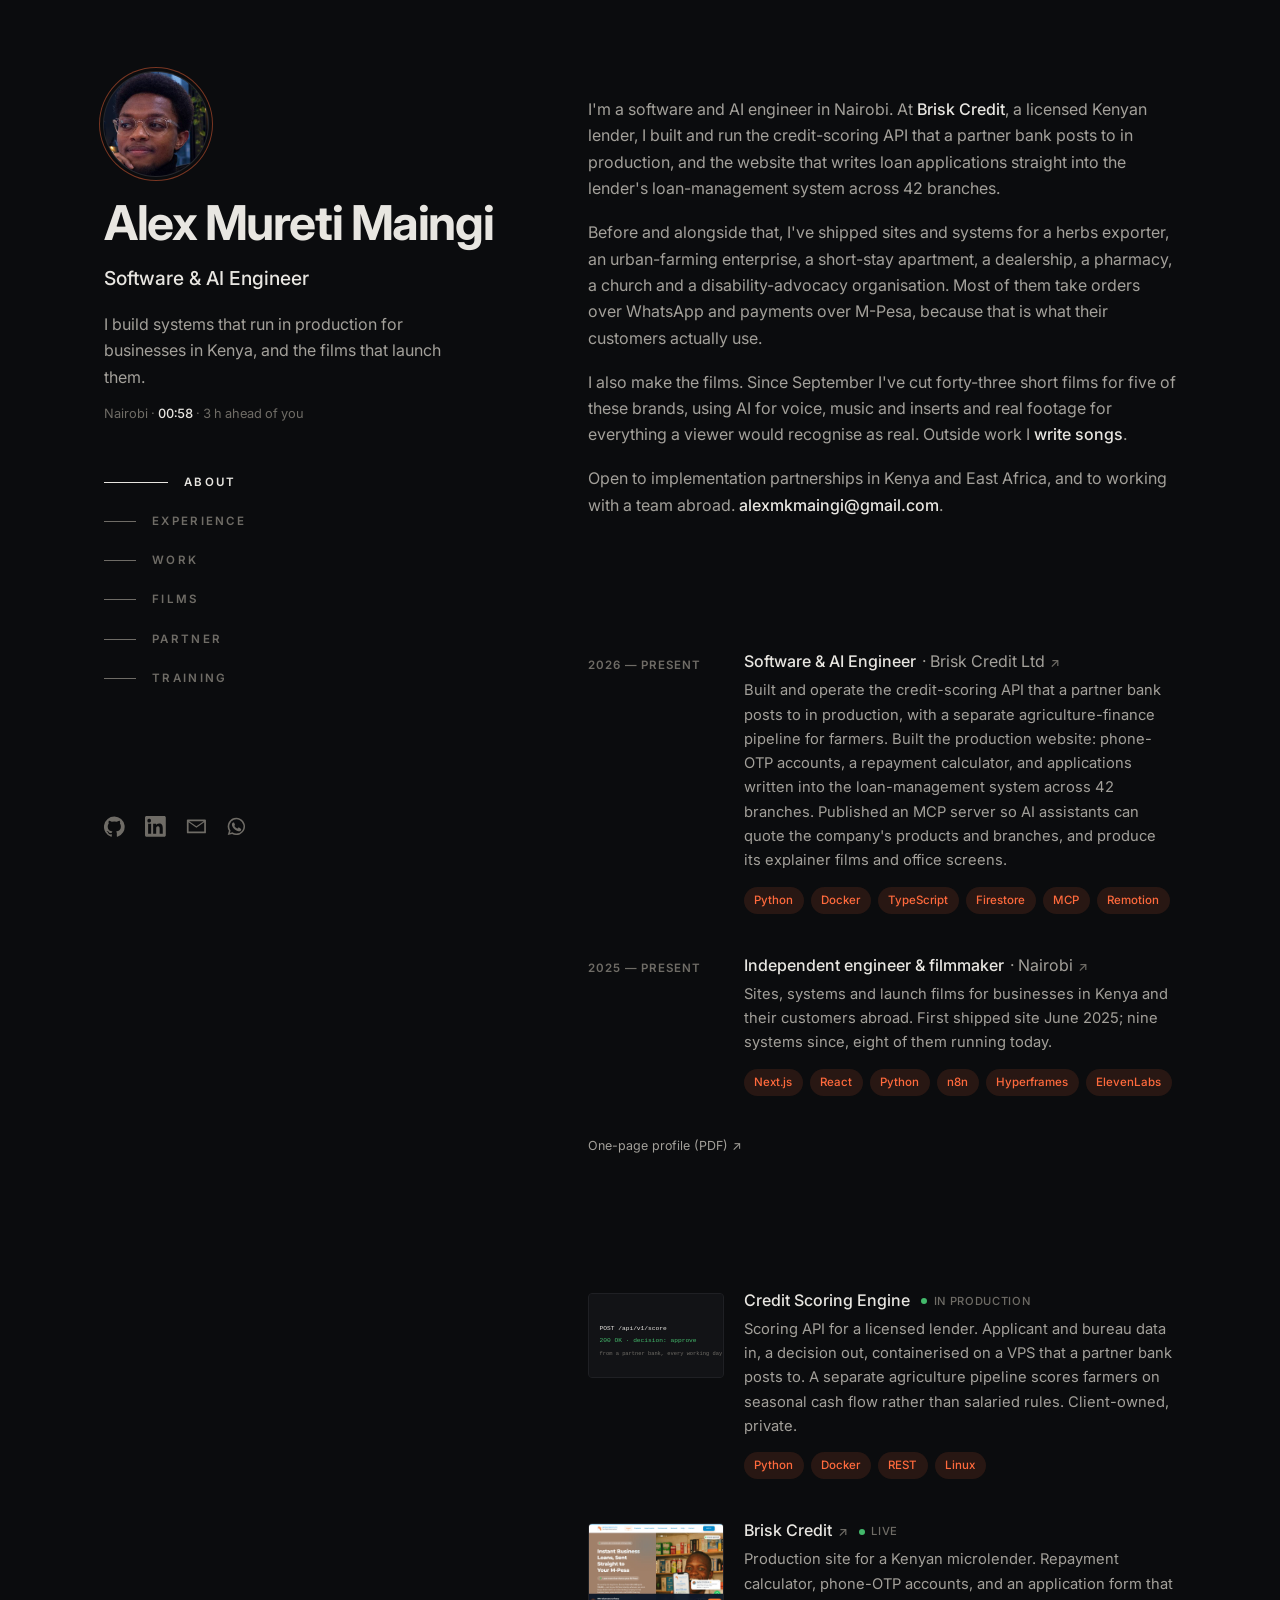
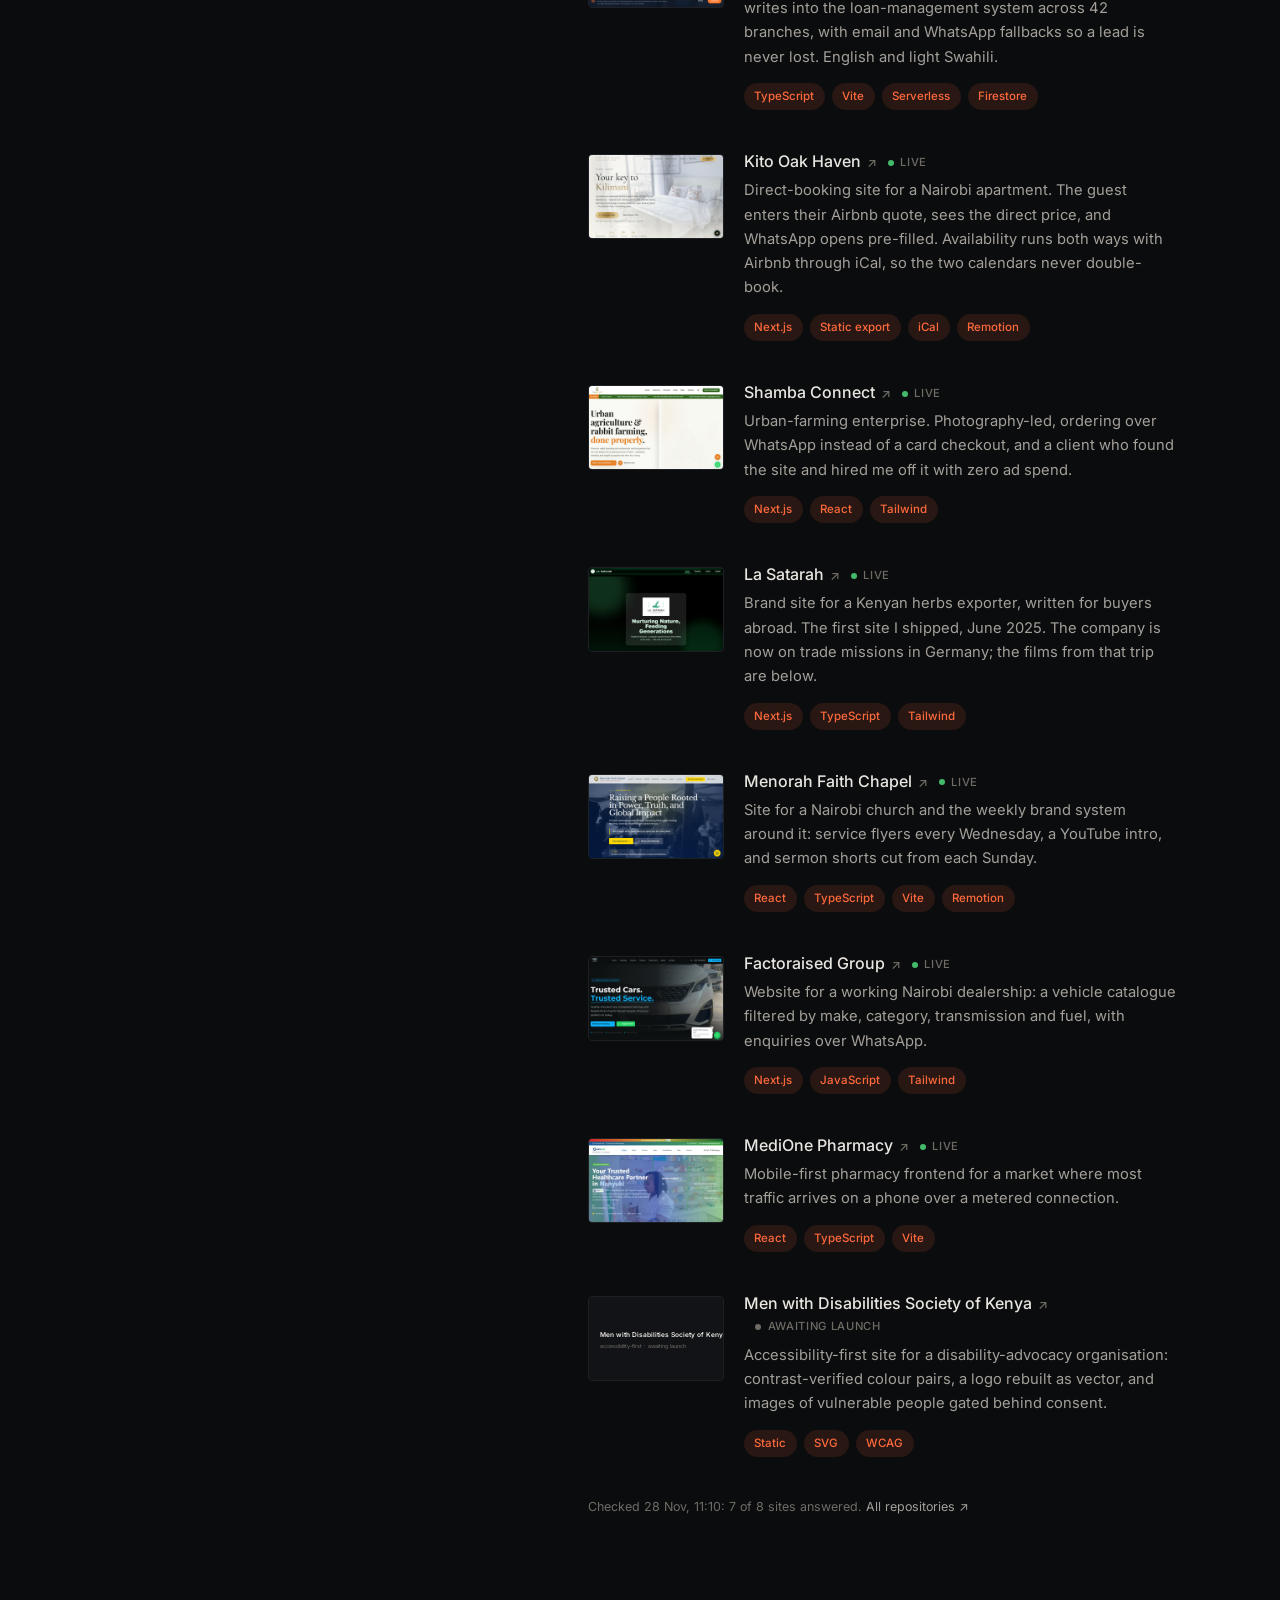
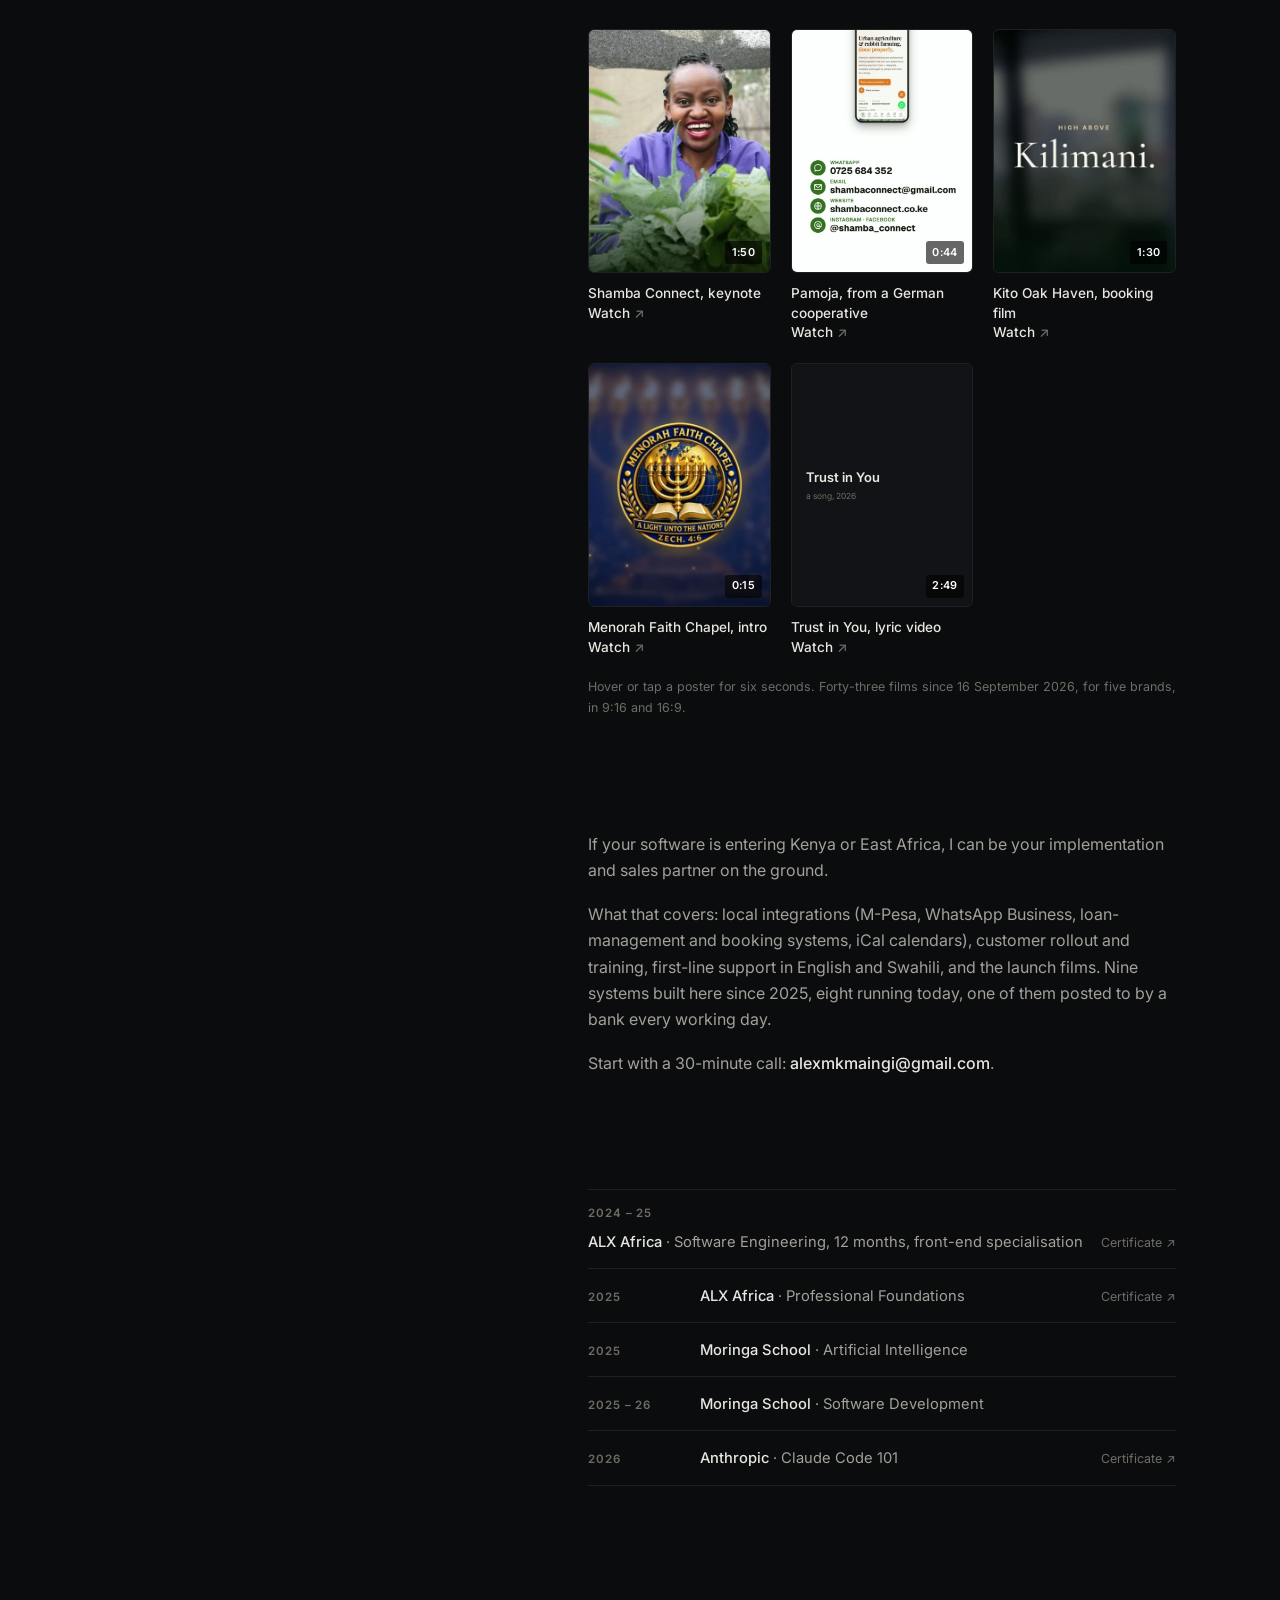
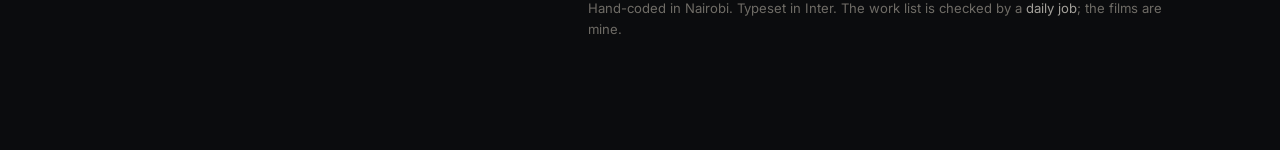
<file: index.html>
<!doctype html>
<html lang="en">
<head>
<meta charset="utf-8">
<meta name="viewport" content="width=device-width,initial-scale=1">
<title>Alex Maingi · Software & AI Engineer</title>
<meta name="description" content="Alex Mureti Maingi is a software and AI engineer in Nairobi. Credit scoring in production for a Kenyan lender, nine systems built, and the films that launch them.">
<meta name="theme-color" content="#0b0c0e">
<link rel="canonical" href="https://alexmureti.github.io/">
<link rel="icon" href="assets/mark-200.png">
<meta property="og:type" content="website">
<meta property="og:title" content="Alex Maingi · Software & AI Engineer">
<meta property="og:description" content="Software and AI engineer in Nairobi. Credit scoring a partner bank posts to in production, nine systems built for businesses in Kenya, and forty-three short films since September 2026.">
<meta property="og:image" content="https://alexmureti.github.io/media/og-2.jpg">
<meta property="og:image:width" content="1200">
<meta property="og:image:height" content="630">
<meta property="og:url" content="https://alexmureti.github.io/">
<meta name="twitter:card" content="summary_large_image">
<link rel="preconnect" href="https://fonts.googleapis.com">
<link rel="preconnect" href="https://fonts.gstatic.com" crossorigin>
<link href="https://fonts.googleapis.com/css2?family=Inter:wght@400;500;600;700&display=swap" rel="stylesheet">
<script type="application/ld+json">
{"@context":"https://schema.org","@type":"Person","name":"Alex Mureti Maingi","jobTitle":"Software & AI Engineer","address":{"@type":"PostalAddress","addressLocality":"Nairobi","addressCountry":"KE"},"email":"mailto:alexmkmaingi@gmail.com","telephone":"+254740180214","url":"https://alexmureti.github.io/","image":"https://alexmureti.github.io/media/alex.jpg","sameAs":["https://github.com/AlexMureti","https://linkedin.com/in/alexmureti"],"worksFor":{"@type":"Organization","name":"Brisk Credit Ltd"}}
</script>
<style>
:root{
  --bg:#0b0c0e;--bg-2:#121316;--text:#a3a09a;--strong:#e8e6e1;--muted:#6f6c66;--line:#1f2024;
  --accent:#ff6a3d;--accent-soft:rgba(255,106,61,.12);
  --font:"Inter",system-ui,-apple-system,"Segoe UI",Roboto,sans-serif;
}
*,*::before,*::after{box-sizing:border-box}
html{scroll-behavior:smooth;-webkit-text-size-adjust:100%}
body{margin:0;background:var(--bg);color:var(--text);font-family:var(--font);font-size:1rem;line-height:1.65;-webkit-font-smoothing:antialiased;text-rendering:optimizeLegibility}
a{color:inherit;text-decoration:none}
img,video{display:block;max-width:100%}
::selection{background:var(--accent);color:#0b0c0e}
:focus-visible{outline:2px solid var(--accent);outline-offset:3px;border-radius:2px}
.sr{position:absolute;width:1px;height:1px;overflow:hidden;clip:rect(0 0 0 0);white-space:nowrap}

.page{max-width:75rem;margin:0 auto;padding:0 1.5rem}
@media(min-width:640px){.page{padding:0 3rem}}
@media(min-width:1024px){.page{display:grid;grid-template-columns:minmax(0,5fr) minmax(0,7fr);gap:4rem;padding:0 4rem}}

/* left column */
.side{padding:4rem 0 2rem}
@media(min-width:1024px){.side{position:sticky;top:0;height:100vh;display:flex;flex-direction:column;justify-content:space-between;padding:4.5rem 0 3.5rem}}
h1{font-size:clamp(2.2rem,5vw,3rem);font-weight:700;letter-spacing:-.03em;line-height:1.05;color:var(--strong);margin:0}
h1 a:hover{color:var(--strong)}
.role{font-size:1.2rem;font-weight:500;color:var(--strong);margin:.9rem 0 0}
.tag{margin:1rem 0 0;max-width:22rem;color:var(--text)}
.avatar{display:block;width:88px;height:88px;border-radius:50%;object-fit:cover;margin:0 0 1.4rem;background:var(--bg-2);box-shadow:0 0 0 1px #26272c,0 0 0 4px var(--bg),0 0 0 5px rgba(255,106,61,.45)}
@media(min-width:1024px){.avatar{width:104px;height:104px}}
.clock{margin:.8rem 0 0;font-size:.8rem;color:var(--muted);font-variant-numeric:tabular-nums}
.clock b{color:var(--strong);font-weight:500}
.nav{display:none;list-style:none;padding:0;margin:4rem 0 0}
@media(min-width:1024px){.nav{display:block}}
.nav li{margin:0 0 .25rem}
.nav a{display:inline-flex;align-items:center;gap:1rem;padding:.55rem 0;font-size:.72rem;font-weight:600;letter-spacing:.2em;text-transform:uppercase;color:var(--muted);transition:color .25s}
.nav a::before{content:"";width:2rem;height:1px;background:var(--muted);transition:width .25s,background .25s}
.nav a:hover,.nav a.active{color:var(--strong)}
.nav a:hover::before,.nav a.active::before{width:4rem;background:var(--strong)}
.social{display:flex;gap:1.25rem;list-style:none;padding:0;margin:2.5rem 0 0}
.social a{display:inline-flex;align-items:center;gap:.45rem;color:var(--muted);font-size:.85rem;font-weight:500;transition:color .25s}
.social a:hover{color:var(--strong)}
.social svg{width:1.3rem;height:1.3rem;fill:currentColor}

/* desktop column height: the side column is sticky and 100vh, so it compacts on shorter screens */
@media(min-width:1024px){.nav{margin-top:2.5rem}.nav a{padding:.45rem 0}}
@media(min-width:1024px) and (max-height:820px){.side{padding:3rem 0 2.5rem}.avatar{width:76px;height:76px;margin-bottom:1rem}.nav{margin-top:1.5rem}.nav a{padding:.3rem 0}}
@media(min-width:1024px) and (max-height:680px){.tag{display:none}}

/* right column */
.main{padding:1rem 0 6rem}
@media(min-width:1024px){.main{padding:6rem 0 6rem}}
section{margin-bottom:5rem;scroll-margin-top:4rem}
@media(min-width:1024px){section{margin-bottom:7rem}}
h2{font-size:.72rem;font-weight:600;letter-spacing:.2em;text-transform:uppercase;color:var(--strong);margin:0 0 1.5rem}
@media(min-width:1024px){h2{position:absolute;left:-9999px}}
.sticky-h{display:none}
@media(max-width:1023px){.sticky-h{display:block;position:sticky;top:0;z-index:5;background:rgba(11,12,14,.8);backdrop-filter:blur(10px);-webkit-backdrop-filter:blur(10px);padding:1rem 0;margin:0 0 1rem}}
.prose p{margin:0 0 1.1rem;max-width:38rem}
.prose a,.row-text a.inline{color:var(--strong);font-weight:500;transition:color .25s}
.prose a:hover,.row-text a.inline:hover{color:var(--accent)}
.prose strong{color:var(--strong);font-weight:500}

/* rows (experience, work) */
.rows{list-style:none;padding:0;margin:0}
.row{position:relative;display:grid;gap:.5rem 1.25rem;grid-template-columns:1fr;padding:1.25rem 0;border-radius:6px;transition:background .3s,box-shadow .3s}
@media(min-width:640px){.row{grid-template-columns:8.5rem minmax(0,1fr);padding:1.25rem}}
@media(min-width:1024px){.row{margin-left:-1.25rem;margin-right:-1.25rem}}
.row:hover,.row:focus-within{background:var(--bg-2);box-shadow:inset 0 1px 0 rgba(255,255,255,.04)}
.row-when{font-size:.72rem;font-weight:600;letter-spacing:.08em;text-transform:uppercase;color:var(--muted);padding-top:.35rem;white-space:nowrap}
.thumb{width:100%;aspect-ratio:16/10;border:1px solid var(--line);border-radius:4px;overflow:hidden;background:var(--bg-2);transition:border-color .3s}
@media(min-width:640px){.thumb{width:8.5rem;aspect-ratio:16/10;margin-top:.25rem}}
.row:hover .thumb{border-color:#3a3b40}
.thumb img,.thumb svg{width:100%;height:100%;object-fit:cover;object-position:top;display:block}
.row-text h3{font-size:1rem;font-weight:500;color:var(--strong);margin:0;line-height:1.4}
.row-text h3 a{display:inline-flex;align-items:baseline;gap:.35rem;transition:color .25s}
.row-text h3 a::after{content:"↗";font-size:.8em;transform:translateY(0);transition:transform .25s;color:var(--muted)}
.row:hover .row-text h3 a{color:var(--accent)}
.row:hover .row-text h3 a::after{transform:translate(2px,-2px);color:var(--accent)}
.row-text h3 .sub{color:var(--text);font-weight:400}
.row-text p{margin:.35rem 0 0;font-size:.92rem;max-width:36rem}
.chips{display:flex;flex-wrap:wrap;gap:.45rem;margin:.9rem 0 0;list-style:none;padding:0}
.chips li{font-size:.72rem;font-weight:500;color:var(--accent);background:var(--accent-soft);padding:.25rem .65rem;border-radius:999px}
.st{display:inline-flex;align-items:center;gap:.4rem;font-size:.7rem;font-weight:500;letter-spacing:.06em;text-transform:uppercase;color:var(--muted);margin-left:.7rem;vertical-align:middle}
.st i{width:6px;height:6px;border-radius:50%;background:#43b96b;display:inline-block}
.st.off i{background:var(--muted)}
.foot-note{font-size:.78rem;color:var(--muted);margin:1.25rem 0 0}
.foot-note a{color:var(--text)}.foot-note a:hover{color:var(--accent)}

/* films */
.films{display:grid;gap:1.25rem;grid-template-columns:repeat(2,minmax(0,1fr));list-style:none;padding:0;margin:0}
@media(min-width:640px){.films{grid-template-columns:repeat(3,minmax(0,1fr))}}
.film{margin:0}
.frame{position:relative;aspect-ratio:3/4;overflow:hidden;border-radius:6px;border:1px solid var(--line);background:var(--bg-2)}
.frame img,.frame video,.frame svg{position:absolute;inset:0;width:100%;height:100%;object-fit:cover}
.frame video{opacity:0;transition:opacity .4s}
.film.playing .frame video{opacity:1}
.frame .dur{position:absolute;right:.5rem;bottom:.5rem;font-size:.68rem;font-weight:600;letter-spacing:.04em;color:#fff;background:rgba(0,0,0,.6);padding:.15rem .4rem;border-radius:3px}
.film figcaption{padding:.7rem 0 0;font-size:.85rem;line-height:1.45}
.film figcaption b{display:block;font-weight:500;color:var(--strong)}
.film figcaption a{color:var(--strong);font-weight:500}
.film:hover figcaption a{color:var(--accent)}
.film figcaption a::after{content:" ↗";color:var(--muted)}

/* training */
.edu{list-style:none;padding:0;margin:0;border-top:1px solid var(--line)}
.edu li{display:flex;flex-wrap:wrap;align-items:baseline;gap:.4rem 1rem;padding:.9rem 0;border-bottom:1px solid var(--line);font-size:.92rem}
.edu .y{font-size:.72rem;font-weight:600;letter-spacing:.08em;color:var(--muted);width:6rem;flex:none}
.edu b{font-weight:500;color:var(--strong)}
.edu a{margin-left:auto;font-size:.78rem;color:var(--muted)}.edu a:hover{color:var(--accent)}

footer{font-size:.82rem;color:var(--muted);max-width:36rem;margin-top:1rem}
footer a{color:var(--text)}footer a:hover{color:var(--accent)}

/* film player */
.player{border:0;background:transparent;padding:0;width:min(96vw,64rem);max-width:none}
.player::backdrop{background:rgba(5,5,6,.92)}
.player video{width:100%;max-height:86vh;background:#000;border-radius:6px;outline:none}
.player .close{position:fixed;top:.9rem;right:1.1rem;color:#fff;font-size:2.2rem;line-height:1;opacity:.8}
.player .close:hover{opacity:1}
.player figcaption{color:var(--text);font-size:.85rem;padding:.7rem .2rem 0;display:flex;justify-content:space-between;gap:1rem}
.player figcaption a{color:var(--muted)}.player figcaption a:hover{color:var(--accent)}

.js .reveal{opacity:0;transform:translateY(10px);transition:opacity .6s ease,transform .6s ease}
.js .reveal.in{opacity:1;transform:none}
@media(prefers-reduced-motion:reduce){*{transition:none!important;animation:none!important;scroll-behavior:auto!important}.reveal{opacity:1;transform:none}}
</style>
</head>
<body>
<div class="page">

  <aside class="side">
    <div>
      <img class="avatar" src="media/alex.jpg" alt="Alex Mureti Maingi" width="104" height="104" fetchpriority="high">
      <h1><a href="#top">Alex Mureti Maingi</a></h1>
      <p class="role">Software &amp; AI Engineer</p>
      <p class="tag">I build systems that run in production for businesses in Kenya, and the films that launch them.</p>
      <p class="clock" id="clock">Nairobi, Kenya · EAT (UTC+3)</p>
      <ul class="nav" id="nav">
        <li><a href="#about">About</a></li>
        <li><a href="#experience">Experience</a></li>
        <li><a href="#work">Work</a></li>
        <li><a href="#films">Films</a></li>
        <li><a href="#partner">Partner</a></li>
        <li><a href="#training">Training</a></li>
      </ul>
    </div>
    <ul class="social" aria-label="Contact">
      <li><a href="https://github.com/AlexMureti" target="_blank" rel="noopener" aria-label="GitHub"><svg viewBox="0 0 24 24"><path d="M12 .5a12 12 0 0 0-3.8 23.4c.6.1.8-.3.8-.6v-2.2c-3.3.7-4-1.4-4-1.4-.6-1.4-1.4-1.8-1.4-1.8-1.1-.7.1-.7.1-.7 1.2.1 1.8 1.2 1.8 1.2 1.1 1.8 2.8 1.3 3.5 1 .1-.8.4-1.3.8-1.6-2.7-.3-5.5-1.3-5.5-5.9 0-1.3.5-2.4 1.2-3.2-.1-.3-.5-1.5.1-3.2 0 0 1-.3 3.3 1.2a11.5 11.5 0 0 1 6 0c2.3-1.5 3.3-1.2 3.3-1.2.7 1.7.3 2.9.1 3.2.8.8 1.2 1.9 1.2 3.2 0 4.6-2.8 5.6-5.5 5.9.4.4.8 1.1.8 2.2v3.3c0 .3.2.7.8.6A12 12 0 0 0 12 .5z"/></svg></a></li>
      <li><a href="https://linkedin.com/in/alexmureti" target="_blank" rel="noopener" aria-label="LinkedIn"><svg viewBox="0 0 24 24"><path d="M20.4 20.4h-3.5v-5.6c0-1.3 0-3-1.9-3s-2.1 1.4-2.1 2.9v5.7H9.4V9h3.4v1.6c.5-.9 1.6-1.9 3.4-1.9 3.6 0 4.3 2.4 4.3 5.5v6.2zM5.3 7.4a2.1 2.1 0 1 1 0-4.1 2.1 2.1 0 0 1 0 4.1zM7.1 20.4H3.6V9h3.5v11.4zM22.2 0H1.8C.8 0 0 .8 0 1.7v20.5c0 1 .8 1.8 1.8 1.8h20.4c1 0 1.8-.8 1.8-1.8V1.7C24 .8 23.2 0 22.2 0z"/></svg></a></li>
      <li><a href="mailto:alexmkmaingi@gmail.com" aria-label="Email"><svg viewBox="0 0 24 24"><path d="M2 4h20a1 1 0 0 1 1 1v14a1 1 0 0 1-1 1H2a1 1 0 0 1-1-1V5a1 1 0 0 1 1-1zm1 3.2V18h18V7.2l-9 6.3-9-6.3zM3.6 6l8.4 5.9L20.4 6H3.6z"/></svg></a></li>
      <li><a href="https://wa.me/254740180214" target="_blank" rel="noopener" aria-label="WhatsApp"><svg viewBox="0 0 24 24"><path d="M12 2a10 10 0 0 0-8.6 15.1L2 22l5-1.3A10 10 0 1 0 12 2zm0 18.2a8.2 8.2 0 0 1-4.2-1.2l-.3-.2-3 .8.8-2.9-.2-.3A8.2 8.2 0 1 1 12 20.2zm4.5-6.1c-.2-.1-1.5-.7-1.7-.8-.2-.1-.4-.1-.6.1l-.8 1c-.1.2-.3.2-.5.1a6.7 6.7 0 0 1-3.3-2.9c-.3-.4.2-.4.7-1.3.1-.2 0-.3 0-.5l-.8-1.8c-.2-.5-.4-.4-.6-.4h-.5a1 1 0 0 0-.7.3 3 3 0 0 0-.9 2.2 5.2 5.2 0 0 0 1.1 2.8c.1.2 1.9 2.9 4.6 4 1.7.7 2.4.8 3.2.7.5-.1 1.5-.6 1.7-1.2.2-.6.2-1.1.2-1.2l-.5-.3z"/></svg></a></li>
    </ul>
  </aside>

  <main class="main" id="top">

    <section id="about" class="reveal">
      <h2 class="sticky-h">About</h2>
      <div class="prose">
        <p>I'm a software and AI engineer in Nairobi. At <a href="https://www.brisk-credit.com" target="_blank" rel="noopener">Brisk Credit</a>, a licensed Kenyan lender, I built and run the credit-scoring API that a partner bank posts to in production, and the website that writes loan applications straight into the lender's loan-management system across 42 branches.</p>
        <p>Before and alongside that, I've shipped sites and systems for a herbs exporter, an urban-farming enterprise, a short-stay apartment, a dealership, a pharmacy, a church and a disability-advocacy organisation. Most of them take orders over WhatsApp and payments over M-Pesa, because that is what their customers actually use.</p>
        <p>I also make the films. Since September I've cut forty-three short films for five of these brands, using AI for voice, music and inserts and real footage for everything a viewer would recognise as real. Outside work I <a href="https://github.com/AlexMureti/alexmureti.github.io/releases/download/films-2026-10/trust-in-you-lyric-video.mp4" target="_blank" rel="noopener">write songs</a>.</p>
        <p>Open to implementation partnerships in Kenya and East Africa, and to working with a team abroad. <a href="mailto:alexmkmaingi@gmail.com">alexmkmaingi@gmail.com</a>.</p>
      </div>
    </section>

    <section id="experience" class="reveal">
      <h2 class="sticky-h">Experience</h2>
      <ol class="rows">
        <li class="row">
          <div class="row-when">2026 — Present</div>
          <div class="row-text">
            <h3><a href="https://www.brisk-credit.com" target="_blank" rel="noopener">Software &amp; AI Engineer <span class="sub">· Brisk Credit Ltd</span></a></h3>
            <p>Built and operate the credit-scoring API that a partner bank posts to in production, with a separate agriculture-finance pipeline for farmers. Built the production website: phone-OTP accounts, a repayment calculator, and applications written into the loan-management system across 42 branches. Published an MCP server so AI assistants can quote the company's products and branches, and produce its explainer films and office screens.</p>
            <ul class="chips"><li>Python</li><li>Docker</li><li>TypeScript</li><li>Firestore</li><li>MCP</li><li>Remotion</li></ul>
          </div>
        </li>
        <li class="row">
          <div class="row-when">2025 — Present</div>
          <div class="row-text">
            <h3><a href="#work">Independent engineer &amp; filmmaker <span class="sub">· Nairobi</span></a></h3>
            <p>Sites, systems and launch films for businesses in Kenya and their customers abroad. First shipped site June 2025; nine systems since, eight of them running today.</p>
            <ul class="chips"><li>Next.js</li><li>React</li><li>Python</li><li>n8n</li><li>Hyperframes</li><li>ElevenLabs</li></ul>
          </div>
        </li>
      </ol>
      <p class="foot-note"><a href="Alex-Maingi-Profile.pdf" target="_blank" rel="noopener">One-page profile (PDF) ↗</a></p>
    </section>

    <section id="work" class="reveal">
      <h2 class="sticky-h">Work</h2>
      <ol class="rows">
        <li class="row" data-key="scoring">
          <div class="thumb"><svg viewBox="0 0 320 200" role="img" aria-label="Scoring API"><rect width="320" height="200" fill="#121316"/><text x="24" y="86" fill="#e8e6e1" font-family="ui-monospace,Menlo,monospace" font-size="15">POST /api/v1/score</text><text x="24" y="116" fill="#43b96b" font-family="ui-monospace,Menlo,monospace" font-size="15">200 OK · decision: approve</text><text x="24" y="146" fill="#6f6c66" font-family="ui-monospace,Menlo,monospace" font-size="13">from a partner bank, every working day</text></svg></div>
          <div class="row-text">
            <h3><span style="color:var(--strong)">Credit Scoring Engine</span><span class="st" data-static="1"><i></i>In production</span></h3>
            <p>Scoring API for a licensed lender. Applicant and bureau data in, a decision out, containerised on a VPS that a partner bank posts to. A separate agriculture pipeline scores farmers on seasonal cash flow rather than salaried rules. Client-owned, private.</p>
            <ul class="chips"><li>Python</li><li>Docker</li><li>REST</li><li>Linux</li></ul>
          </div>
        </li>
        <li class="row" data-key="brisk">
          <div class="thumb"><img loading="lazy" src="media/thumbs/brisk.jpg" alt="brisk-credit.com"></div>
          <div class="row-text">
            <h3><a href="https://www.brisk-credit.com" target="_blank" rel="noopener">Brisk Credit</a><span class="st"><i></i>Live</span></h3>
            <p>Production site for a Kenyan microlender. Repayment calculator, phone-OTP accounts, and an application form that writes into the loan-management system across 42 branches, with email and WhatsApp fallbacks so a lead is never lost. English and light Swahili.</p>
            <ul class="chips"><li>TypeScript</li><li>Vite</li><li>Serverless</li><li>Firestore</li></ul>
          </div>
        </li>
        <li class="row" data-key="kito">
          <div class="thumb"><img loading="lazy" src="media/thumbs/kito.jpg" alt="Kito Oak Haven"></div>
          <div class="row-text">
            <h3><a href="https://www.kitooakhaven.com" target="_blank" rel="noopener">Kito Oak Haven</a><span class="st"><i></i>Live</span></h3>
            <p>Direct-booking site for a Nairobi apartment. The guest enters their Airbnb quote, sees the direct price, and WhatsApp opens pre-filled. Availability runs both ways with Airbnb through iCal, so the two calendars never double-book.</p>
            <ul class="chips"><li>Next.js</li><li>Static export</li><li>iCal</li><li>Remotion</li></ul>
          </div>
        </li>
        <li class="row" data-key="shamba">
          <div class="thumb"><img loading="lazy" src="media/thumbs/shamba.jpg" alt="Shamba Connect"></div>
          <div class="row-text">
            <h3><a href="https://shambaconnect.co.ke" target="_blank" rel="noopener">Shamba Connect</a><span class="st"><i></i>Live</span></h3>
            <p>Urban-farming enterprise. Photography-led, ordering over WhatsApp instead of a card checkout, and a client who found the site and hired me off it with zero ad spend.</p>
            <ul class="chips"><li>Next.js</li><li>React</li><li>Tailwind</li></ul>
          </div>
        </li>
        <li class="row" data-key="lasatarah">
          <div class="thumb"><img loading="lazy" src="media/thumbs/lasatarah.jpg" alt="La Satarah"></div>
          <div class="row-text">
            <h3><a href="https://la-satarah-eight.vercel.app" target="_blank" rel="noopener">La Satarah</a><span class="st"><i></i>Live</span></h3>
            <p>Brand site for a Kenyan herbs exporter, written for buyers abroad. The first site I shipped, June 2025. The company is now on trade missions in Germany; the films from that trip are below.</p>
            <ul class="chips"><li>Next.js</li><li>TypeScript</li><li>Tailwind</li></ul>
          </div>
        </li>
        <li class="row" data-key="menorah">
          <div class="thumb"><img loading="lazy" src="media/thumbs/menorah.jpg" alt="Menorah Faith Chapel"></div>
          <div class="row-text">
            <h3><a href="https://menorah-faith-chapel.vercel.app" target="_blank" rel="noopener">Menorah Faith Chapel</a><span class="st"><i></i>Live</span></h3>
            <p>Site for a Nairobi church and the weekly brand system around it: service flyers every Wednesday, a YouTube intro, and sermon shorts cut from each Sunday.</p>
            <ul class="chips"><li>React</li><li>TypeScript</li><li>Vite</li><li>Remotion</li></ul>
          </div>
        </li>
        <li class="row" data-key="factoraised">
          <div class="thumb"><img loading="lazy" src="media/thumbs/factoraised.jpg" alt="Factoraised Group"></div>
          <div class="row-text">
            <h3><a href="https://factoraised-group.vercel.app" target="_blank" rel="noopener">Factoraised Group</a><span class="st"><i></i>Live</span></h3>
            <p>Website for a working Nairobi dealership: a vehicle catalogue filtered by make, category, transmission and fuel, with enquiries over WhatsApp.</p>
            <ul class="chips"><li>Next.js</li><li>JavaScript</li><li>Tailwind</li></ul>
          </div>
        </li>
        <li class="row" data-key="medione">
          <div class="thumb"><img loading="lazy" src="media/thumbs/medione.jpg" alt="MediOne Pharmacy"></div>
          <div class="row-text">
            <h3><a href="https://medi0ne.vercel.app" target="_blank" rel="noopener">MediOne Pharmacy</a><span class="st"><i></i>Live</span></h3>
            <p>Mobile-first pharmacy frontend for a market where most traffic arrives on a phone over a metered connection.</p>
            <ul class="chips"><li>React</li><li>TypeScript</li><li>Vite</li></ul>
          </div>
        </li>
        <li class="row" data-key="mdsk">
          <div class="thumb"><svg viewBox="0 0 320 200" role="img" aria-label="MDSK Kenya"><rect width="320" height="200" fill="#121316"/><text x="24" y="96" fill="#e8e6e1" font-family="Inter,system-ui,sans-serif" font-size="16" font-weight="600">Men with Disabilities Society of Kenya</text><text x="24" y="124" fill="#6f6c66" font-family="Inter,system-ui,sans-serif" font-size="13">accessibility-first · awaiting launch</text></svg></div>
          <div class="row-text">
            <h3><a href="https://github.com/AlexMureti/MDSK_Kenya" target="_blank" rel="noopener">Men with Disabilities Society of Kenya</a><span class="st off"><i></i>Awaiting launch</span></h3>
            <p>Accessibility-first site for a disability-advocacy organisation: contrast-verified colour pairs, a logo rebuilt as vector, and images of vulnerable people gated behind consent.</p>
            <ul class="chips"><li>Static</li><li>SVG</li><li>WCAG</li></ul>
          </div>
        </li>
      </ol>
      <p class="foot-note" id="checked">Status is checked every morning; a dot is green only if the site answered. <a href="https://github.com/AlexMureti?tab=repositories" target="_blank" rel="noopener">All repositories ↗</a></p>
    </section>

    <section id="films" class="reveal">
      <h2 class="sticky-h">Films</h2>
      <ul class="films">
        <li><figure class="film"><div class="frame"><img loading="lazy" src="media/posters/shamba-keynote.jpg" alt=""><video muted loop playsinline preload="none" src="media/teasers/shamba-keynote.mp4"></video><span class="dur">1:50</span></div>
          <figcaption><b>Shamba Connect, keynote</b><a href="https://github.com/AlexMureti/alexmureti.github.io/releases/download/films-2026-10/shamba-connect-keynote.mp4" target="_blank" rel="noopener">Watch</a></figcaption></figure></li>
        <li><figure class="film"><div class="frame"><img loading="lazy" src="media/posters/pamoja.jpg" alt=""><video muted loop playsinline preload="none" src="media/teasers/pamoja.mp4"></video><span class="dur">0:44</span></div>
          <figcaption><b>Pamoja, from a German cooperative</b><a href="https://github.com/AlexMureti/alexmureti.github.io/releases/download/films-2026-10/shamba-connect-pamoja.mp4" target="_blank" rel="noopener">Watch</a></figcaption></figure></li>
        <li><figure class="film"><div class="frame"><img loading="lazy" src="media/posters/kito-film.jpg" alt=""><video muted loop playsinline preload="none" src="media/teasers/kito-film.mp4"></video><span class="dur">1:30</span></div>
          <figcaption><b>Kito Oak Haven, booking film</b><a href="https://github.com/AlexMureti/alexmureti.github.io/releases/download/films-2026-10/kito-oak-haven-booking-film.mp4" target="_blank" rel="noopener">Watch</a></figcaption></figure></li>
        <li><figure class="film"><div class="frame"><img loading="lazy" src="media/posters/menorah-intro.jpg" alt=""><video muted loop playsinline preload="none" src="media/teasers/menorah-intro.mp4"></video><span class="dur">0:15</span></div>
          <figcaption><b>Menorah Faith Chapel, intro</b><a href="https://github.com/AlexMureti/alexmureti.github.io/releases/download/films-2026-10/menorah-faith-chapel-intro.mp4" target="_blank" rel="noopener">Watch</a></figcaption></figure></li>
        <li><figure class="film"><div class="frame"><svg viewBox="0 0 300 400" role="img" aria-label="Trust in You"><rect width="300" height="400" fill="#121316"/><text x="24" y="196" fill="#e8e6e1" font-family="Inter,system-ui,sans-serif" font-size="22" font-weight="600">Trust in You</text><text x="24" y="224" fill="#6f6c66" font-family="Inter,system-ui,sans-serif" font-size="14">a song, 2026</text></svg><span class="dur">2:49</span></div>
          <figcaption><b>Trust in You, lyric video</b><a href="https://github.com/AlexMureti/alexmureti.github.io/releases/download/films-2026-10/trust-in-you-lyric-video.mp4" target="_blank" rel="noopener">Watch</a></figcaption></figure></li>
      </ul>
      <p class="foot-note">Hover or tap a poster for six seconds. Forty-three films since 16 September 2026, for five brands, in 9:16 and 16:9.</p>
    </section>

    <section id="partner" class="reveal">
      <h2 class="sticky-h">Partner</h2>
      <div class="prose">
        <p>If your software is entering Kenya or East Africa, I can be your implementation and sales partner on the ground.</p>
        <p>What that covers: local integrations (M-Pesa, WhatsApp Business, loan-management and booking systems, iCal calendars), customer rollout and training, first-line support in English and Swahili, and the launch films. Nine systems built here since 2025, eight running today, one of them posted to by a bank every working day.</p>
        <p>Start with a 30-minute call: <a href="mailto:alexmkmaingi@gmail.com?subject=Partnering%20in%20Kenya">alexmkmaingi@gmail.com</a>.</p>
      </div>
    </section>

    <section id="training" class="reveal">
      <h2 class="sticky-h">Training</h2>
      <ul class="edu">
        <li><span class="y">2024 – 25</span><span><b>ALX Africa</b> · Software Engineering, 12 months, front-end specialisation</span><a href="https://intranet.alxswe.com/certificates/zMrFxhB5fT" target="_blank" rel="noopener">Certificate ↗</a></li>
        <li><span class="y">2025</span><span><b>ALX Africa</b> · Professional Foundations</span><a href="https://savanna.alxafrica.com/certificates/y8SnPEeFrh" target="_blank" rel="noopener">Certificate ↗</a></li>
        <li><span class="y">2025</span><span><b>Moringa School</b> · Artificial Intelligence</span></li>
        <li><span class="y">2025 – 26</span><span><b>Moringa School</b> · Software Development</span></li>
        <li><span class="y">2026</span><span><b>Anthropic</b> · Claude Code 101</span><a href="https://linkedin.com/in/alexmureti/details/certifications/" target="_blank" rel="noopener">Certificate ↗</a></li>
      </ul>
    </section>

    <footer class="reveal">
      <p>Hand-coded in Nairobi. Typeset in Inter. The work list is checked by a <a href="https://github.com/AlexMureti/alexmureti.github.io/blob/main/.github/workflows/status.yml" target="_blank" rel="noopener">daily job</a>; the films are mine.</p>
    </footer>

  </main>
</div>

<dialog class="player" id="player">
  <button class="close" id="closePlayer" aria-label="Close">×</button>
  <figure style="margin:0"><video id="playerVideo" controls playsinline preload="metadata"></video><figcaption><span id="playerTitle"></span><a id="playerDl" href="#" download>Download</a></figcaption></figure>
</dialog>

<script>
(function(){
  document.documentElement.classList.add('js');
  var reduce=matchMedia('(prefers-reduced-motion: reduce)').matches;

  // Nairobi time, and how far ahead of the visitor it is: useful when a call is being scheduled.
  var clk=document.getElementById('clock');
  function tick(){
    if(!clk) return; var now=new Date();
    var t=now.toLocaleTimeString('en-GB',{timeZone:'Africa/Nairobi',hour:'2-digit',minute:'2-digit'});
    var d=(180+now.getTimezoneOffset())/60, a=Math.abs(d), h=(a%1===0?a:a.toFixed(1))+' h';
    clk.innerHTML='Nairobi · <b>'+t+'</b> · '+(d===0?'same time as you':(d>0?h+' ahead of you':h+' behind you'));
  }
  tick(); setInterval(tick,30000);

  // Films play in the page; the release asset is the source.
  var dlg=document.getElementById('player'),pv=document.getElementById('playerVideo'),pt=document.getElementById('playerTitle'),pd=document.getElementById('playerDl');
  function closePlayer(){if(dlg.open){dlg.close();}pv.pause();pv.removeAttribute('src');pv.load();}
  if(dlg&&typeof dlg.showModal==='function'){
    document.querySelectorAll('a[href$=".mp4"]').forEach(function(a){
      a.addEventListener('click',function(e){
        e.preventDefault(); var fig=a.closest('figure'); pt.textContent=(fig&&fig.querySelector('b'))?fig.querySelector('b').textContent:'Trust in You, lyric video';
        pd.href=a.href; pv.src=a.href; dlg.showModal(); pv.play().catch(function(){});
      });
    });
    document.getElementById('closePlayer').addEventListener('click',closePlayer);
    dlg.addEventListener('cancel',function(e){e.preventDefault();closePlayer();});
    dlg.addEventListener('click',function(e){if(e.target===dlg){closePlayer();}});
  }
  var hover=matchMedia('(hover: hover)').matches;

  var io=new IntersectionObserver(function(es){es.forEach(function(e){if(e.isIntersecting){e.target.classList.add('in');io.unobserve(e.target);}});},{threshold:0.08});
  document.querySelectorAll('.reveal').forEach(function(el){io.observe(el);});

  // Active section in the left nav.
  var links=document.querySelectorAll('#nav a');
  var spy=new IntersectionObserver(function(es){es.forEach(function(e){if(e.isIntersecting){links.forEach(function(l){l.classList.toggle('active',l.getAttribute('href')==='#'+e.target.id);});}});},{rootMargin:'-40% 0px -55% 0px'});
  document.querySelectorAll('main section').forEach(function(s){spy.observe(s);});

  // Status dots, written by a GitHub Action every morning (status.json).
  fetch('status.json',{cache:'no-store'}).then(function(r){return r.json();}).then(function(s){
    var up=0,total=0;
    document.querySelectorAll('.row[data-key]').forEach(function(row){
      var sys=s.systems[row.getAttribute('data-key')],st=row.querySelector('.st'); if(!sys||!st||st.getAttribute('data-static')) return;
      total++; var label=st.childNodes[1];
      if(sys.up){up++;st.classList.remove('off');label.textContent='Live';}
      else{st.classList.add('off');label.textContent=(row.getAttribute('data-key')==='mdsk')?'Awaiting launch':'Down at last check';}
    });
    var d=new Date(s.checked_at),when=d.toLocaleString('en-GB',{day:'numeric',month:'short',hour:'2-digit',minute:'2-digit'});
    var c=document.getElementById('checked'); if(c){c.innerHTML='Checked '+when+': '+up+' of '+total+' sites answered. <a href="https://github.com/AlexMureti?tab=repositories" target="_blank" rel="noopener">All repositories ↗</a>';}
  }).catch(function(){});

  // Film teasers: hover on desktop, tap on touch.
  document.querySelectorAll('.film').forEach(function(f){
    var v=f.querySelector('video'); if(!v||reduce) return;
    function on(){f.classList.add('playing');v.play().catch(function(){});}
    function off(){f.classList.remove('playing');v.pause();}
    if(hover){f.addEventListener('mouseenter',on);f.addEventListener('mouseleave',off);}
    else{f.querySelector('.frame').addEventListener('click',function(){f.classList.contains('playing')?off():on();});}
  });
})();
</script>
</body>
</html>
</file>
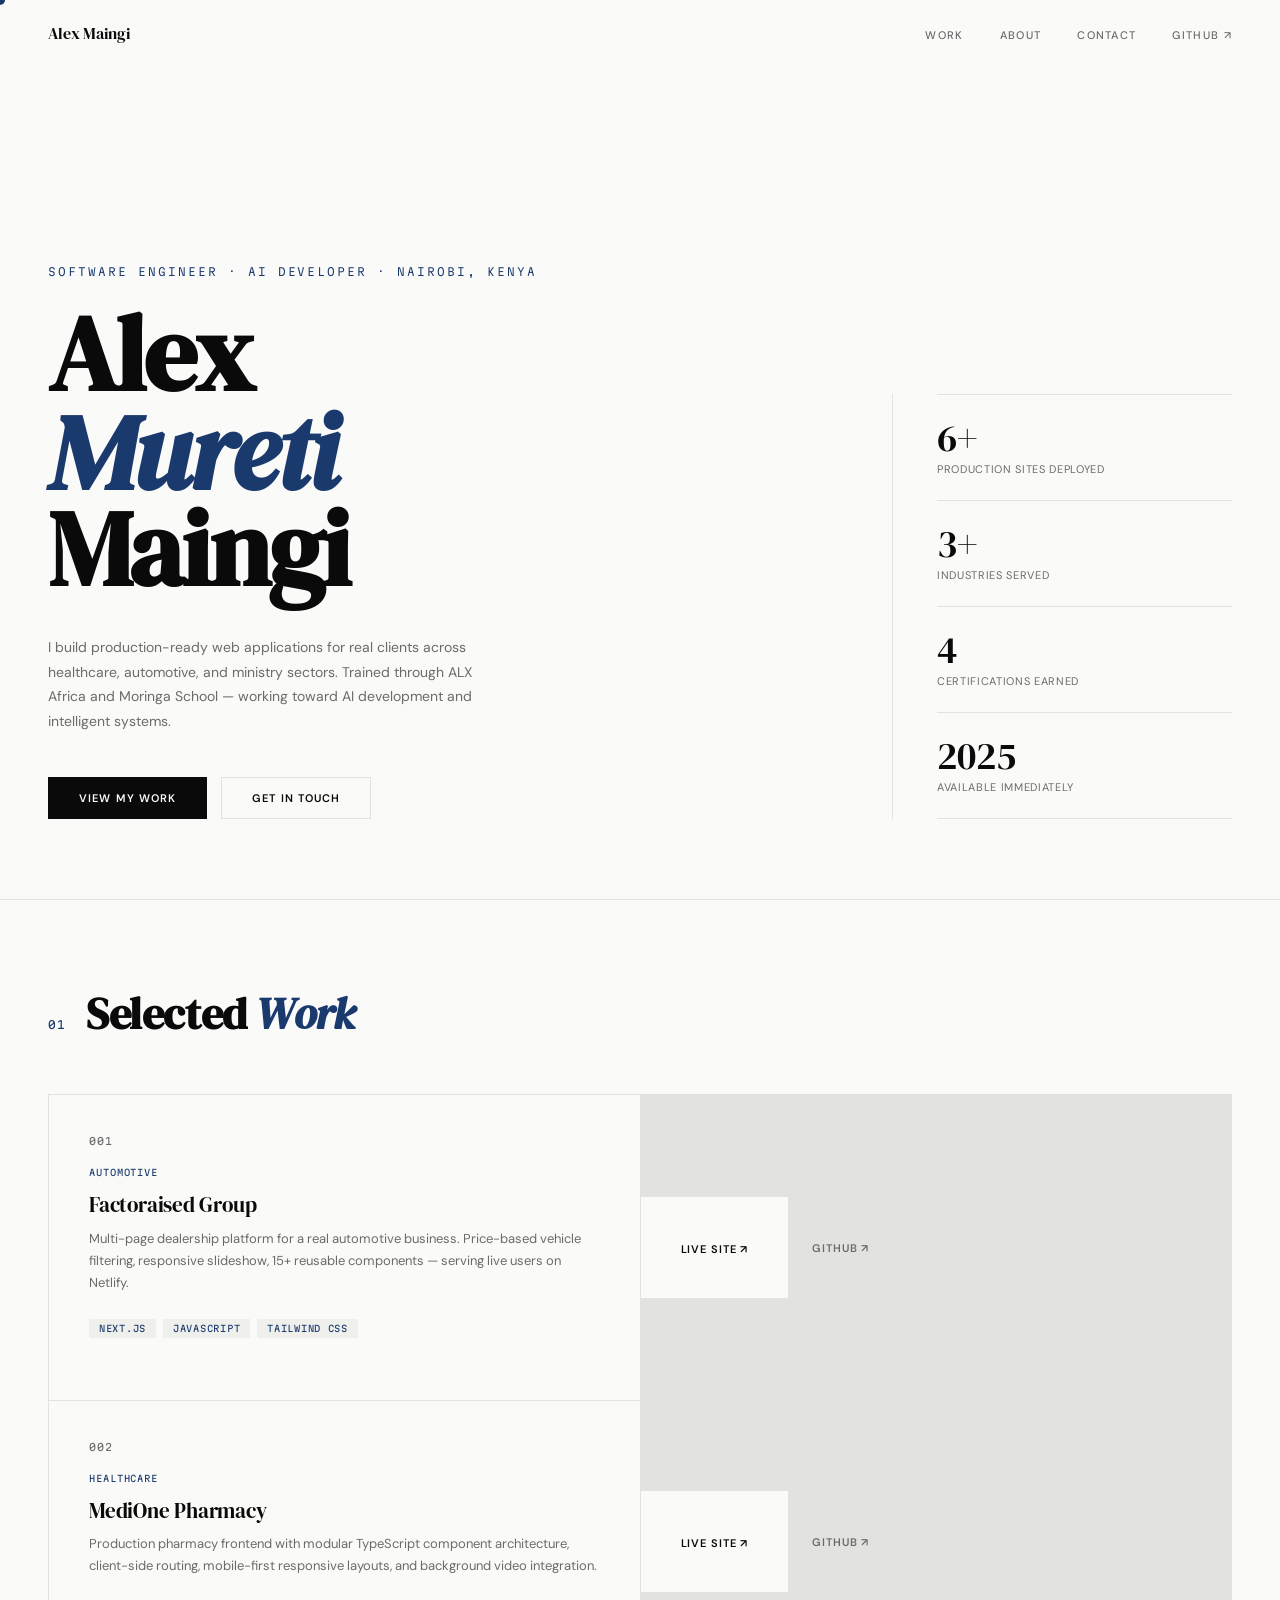
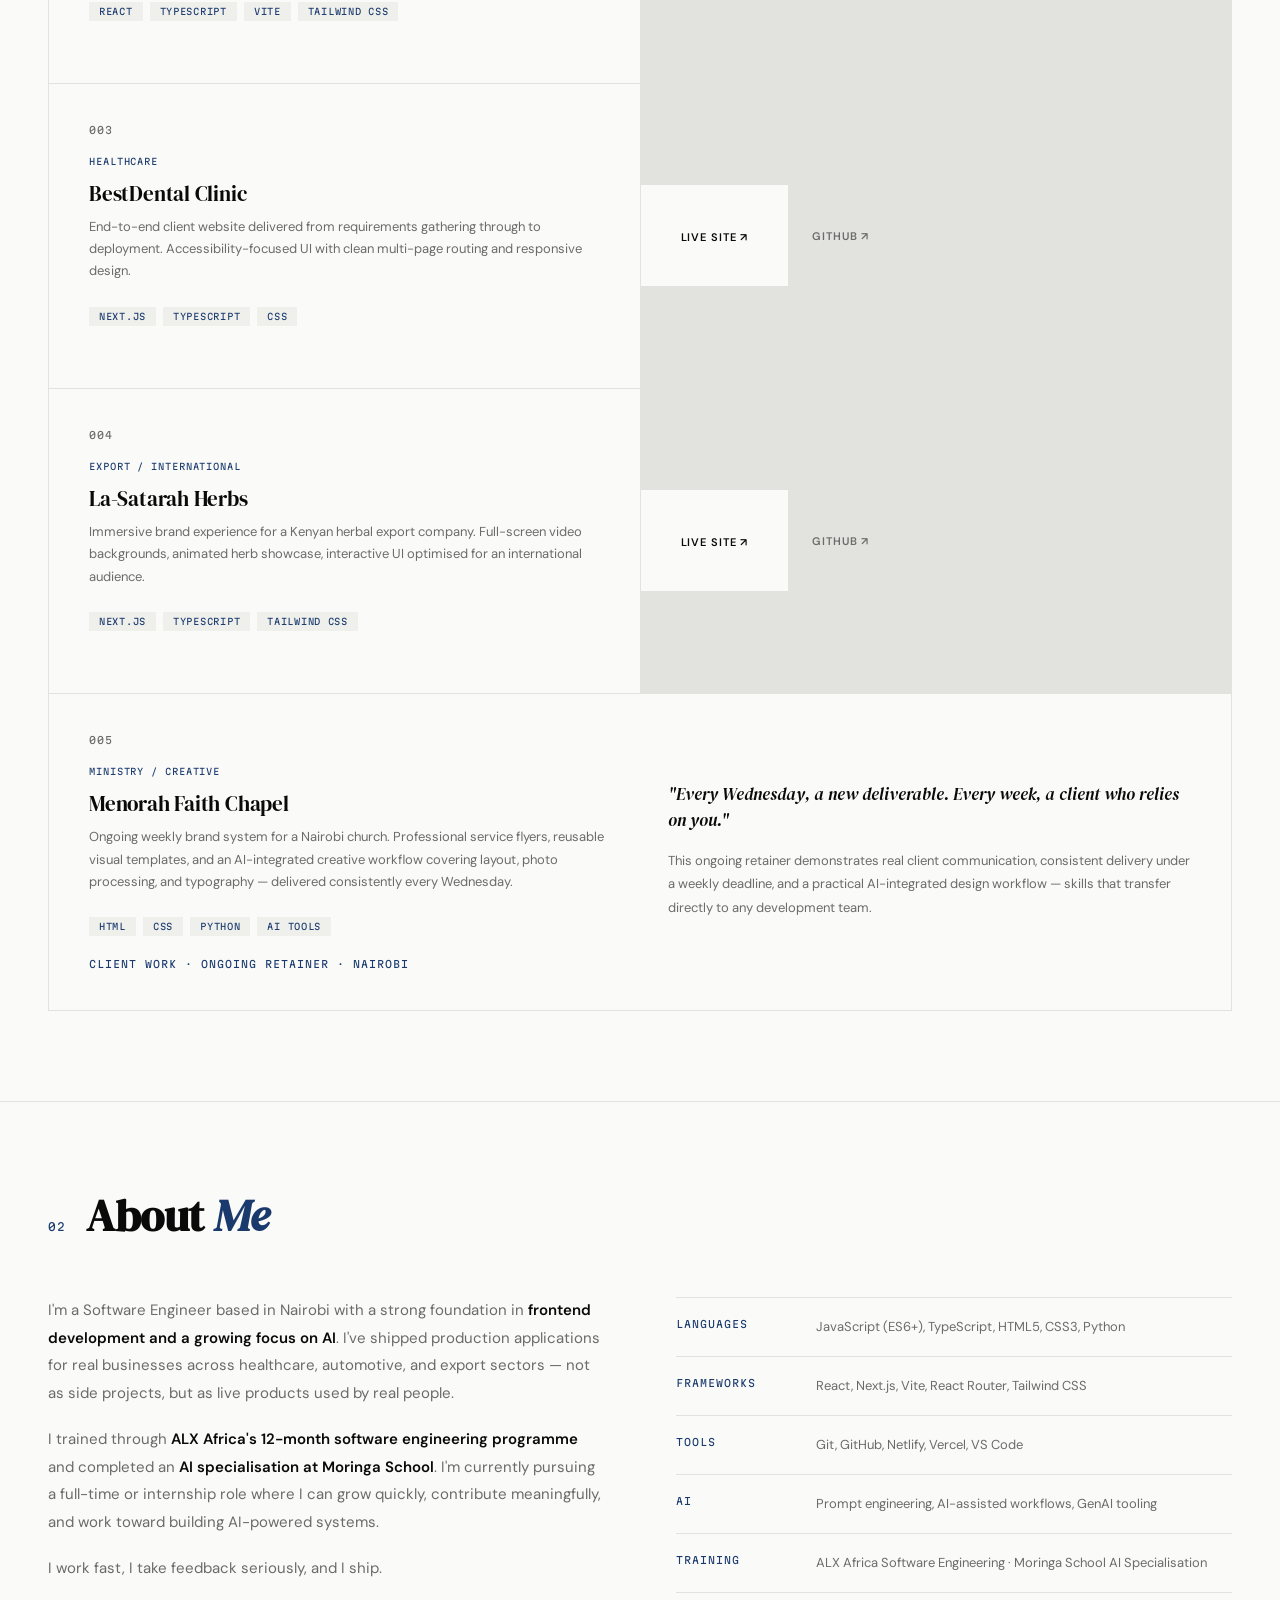
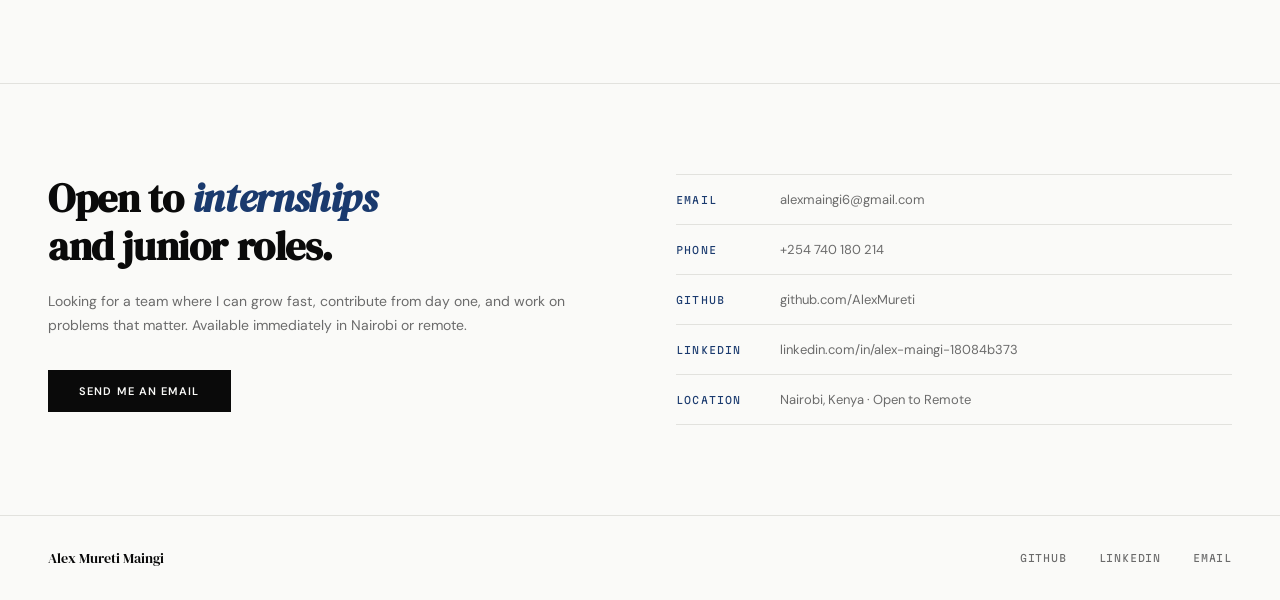
<file: alex_maingi_portfolio_v2.html>
<!DOCTYPE html>
<html lang="en">
<head>
<meta charset="UTF-8"/>
<meta name="viewport" content="width=device-width, initial-scale=1.0"/>
<style>
@import url('https://fonts.googleapis.com/css2?family=DM+Serif+Display:ital@0;1&family=DM+Sans:wght@300;400;500;600&family=Martian+Mono:wght@300;400&display=swap');

:root {
  --ink:    #0a0a0a;
  --paper:  #fafaf8;
  --mid:    #6b6b6b;
  --rule:   #e2e2de;
  --accent: #1a3a6e;
  --hover:  #f0f0ec;
  --tag-bg: #efefeb;
}

*, *::before, *::after { box-sizing: border-box; margin: 0; padding: 0; }
html { scroll-behavior: smooth; }
body {
  font-family: 'DM Sans', sans-serif;
  background: var(--paper);
  color: var(--ink);
  overflow-x: hidden;
  cursor: none;
}

.cursor {
  width: 10px; height: 10px;
  background: var(--accent);
  border-radius: 50%;
  position: fixed;
  pointer-events: none;
  z-index: 9999;
  transform: translate(-50%, -50%);
  transition: width 0.2s, height 0.2s, opacity 0.2s;
  mix-blend-mode: multiply;
}
.cursor.big { width: 36px; height: 36px; opacity: 0.15; }

.scroll-line {
  position: fixed;
  top: 0; left: 0; width: 2px;
  background: var(--accent);
  z-index: 100;
}

/* ── NAV ── */
nav {
  position: fixed; top: 0; left: 0; right: 0;
  z-index: 50;
  padding: 22px 48px;
  display: flex; align-items: center; justify-content: space-between;
  background: rgba(250,250,248,0.94);
  backdrop-filter: blur(14px);
  border-bottom: 1px solid transparent;
  transition: border-color 0.3s;
}
nav.scrolled { border-color: var(--rule); }
.nav-brand {
  font-family: 'DM Serif Display', serif;
  font-size: 16px; color: var(--ink);
}
.nav-links { display: flex; gap: 36px; list-style: none; }
.nav-links a {
  font-size: 11px; font-weight: 500;
  letter-spacing: 0.12em; text-transform: uppercase;
  color: var(--mid); text-decoration: none;
  position: relative; transition: color 0.25s;
}
.nav-links a::after {
  content: ''; position: absolute;
  bottom: -2px; left: 0;
  width: 0; height: 1px;
  background: var(--accent);
  transition: width 0.3s cubic-bezier(0.16,1,0.3,1);
}
.nav-links a:hover { color: var(--accent); }
.nav-links a:hover::after { width: 100%; }

/* ── HERO ── */
.hero {
  min-height: 100vh;
  padding: 130px 48px 80px;
  display: grid;
  grid-template-columns: 1fr 340px;
  gap: 60px;
  align-items: end;
  border-bottom: 1px solid var(--rule);
}

.hero-eyebrow {
  font-family: 'Martian Mono', monospace;
  font-size: 11px; font-weight: 300;
  letter-spacing: 0.18em; color: var(--accent);
  text-transform: uppercase; margin-bottom: 28px;
  opacity: 0;
  animation: fadeUp 0.7s 0.1s cubic-bezier(0.16,1,0.3,1) forwards;
}
.hero-name {
  font-family: 'DM Serif Display', serif;
  font-size: clamp(54px, 8.5vw, 106px);
  line-height: 0.92; letter-spacing: -0.02em;
  color: var(--ink); margin-bottom: 36px;
  opacity: 0;
  animation: fadeUp 0.8s 0.2s cubic-bezier(0.16,1,0.3,1) forwards;
}
.hero-name em { font-style: italic; color: var(--accent); }

.hero-role {
  font-size: 14px; font-weight: 400;
  color: var(--mid); line-height: 1.75;
  max-width: 460px; margin-bottom: 44px;
  opacity: 0;
  animation: fadeUp 0.8s 0.35s cubic-bezier(0.16,1,0.3,1) forwards;
}
.hero-cta {
  display: flex; gap: 14px; flex-wrap: wrap;
  opacity: 0;
  animation: fadeUp 0.8s 0.5s cubic-bezier(0.16,1,0.3,1) forwards;
}

.btn-primary {
  display: inline-block; padding: 13px 30px;
  background: var(--ink); color: var(--paper);
  font-size: 11px; font-weight: 600;
  letter-spacing: 0.1em; text-transform: uppercase;
  text-decoration: none; border: 1px solid var(--ink);
  cursor: pointer; transition: background 0.25s, border-color 0.25s;
}
.btn-primary:hover { background: var(--accent); border-color: var(--accent); }

.btn-secondary {
  display: inline-block; padding: 13px 30px;
  background: transparent; color: var(--ink);
  font-size: 11px; font-weight: 600;
  letter-spacing: 0.1em; text-transform: uppercase;
  text-decoration: none; border: 1px solid var(--rule);
  cursor: pointer; transition: border-color 0.25s, background 0.25s;
}
.btn-secondary:hover { border-color: var(--ink); background: var(--hover); }

/* Hero right */
.hero-right {
  border-left: 1px solid var(--rule);
  padding-left: 44px;
  opacity: 0;
  animation: fadeIn 1s 0.6s ease forwards;
}
.stat-item {
  padding: 24px 0;
  border-bottom: 1px solid var(--rule);
}
.stat-item:first-child { border-top: 1px solid var(--rule); }
.stat-number {
  font-family: 'DM Serif Display', serif;
  font-size: 38px; color: var(--ink);
  line-height: 1; margin-bottom: 5px;
}
.stat-label {
  font-size: 11px; font-weight: 400;
  letter-spacing: 0.06em; color: var(--mid);
  text-transform: uppercase;
}

/* ── SECTIONS ── */
section { padding: 90px 48px; border-bottom: 1px solid var(--rule); }

.section-header {
  display: flex; align-items: baseline;
  gap: 20px; margin-bottom: 56px;
}
.section-num {
  font-family: 'Martian Mono', monospace;
  font-size: 11px; color: var(--accent);
  letter-spacing: 0.1em;
}
.section-title {
  font-family: 'DM Serif Display', serif;
  font-size: clamp(26px, 3.8vw, 44px);
  color: var(--ink); letter-spacing: -0.01em; line-height: 1.1;
}
.section-title em { font-style: italic; color: var(--accent); }

/* ── PROJECTS ── */
.projects-grid {
  display: grid;
  grid-template-columns: 1fr 1fr;
  gap: 1px;
  background: var(--rule);
  border: 1px solid var(--rule);
}

.project-card {
  background: var(--paper);
  padding: 40px;
  text-decoration: none;
  color: inherit;
  display: block;
  position: relative;
  overflow: hidden;
  transition: background 0.25s;
}
.project-card:hover { background: var(--hover); }
.project-card::before {
  content: ''; position: absolute;
  top: 0; left: 0;
  width: 3px; height: 0;
  background: var(--accent);
  transition: height 0.35s cubic-bezier(0.16,1,0.3,1);
}
.project-card:hover::before { height: 100%; }

/* Non-link card (Menorah) */
.project-card.no-link { cursor: default; }
.project-card.no-link::before { display: none; }
.project-card.no-link:hover { background: var(--paper); }

.project-card.full { grid-column: 1 / -1; }

.project-num {
  font-family: 'Martian Mono', monospace;
  font-size: 10px; color: var(--mid);
  letter-spacing: 0.1em; margin-bottom: 20px;
}
.project-name {
  font-family: 'DM Serif Display', serif;
  font-size: 21px; color: var(--ink);
  line-height: 1.2; margin-bottom: 10px;
  letter-spacing: -0.01em;
}
.project-sector {
  font-family: 'Martian Mono', monospace;
  font-size: 9px; letter-spacing: 0.1em;
  color: var(--accent); text-transform: uppercase;
  margin-bottom: 14px;
}
.project-desc {
  font-size: 13px; color: var(--mid);
  line-height: 1.72; margin-bottom: 24px;
}
.project-tags {
  display: flex; flex-wrap: wrap; gap: 7px; margin-bottom: 22px;
}
.tag {
  font-family: 'Martian Mono', monospace;
  font-size: 9px; letter-spacing: 0.08em;
  color: var(--accent); background: var(--tag-bg);
  padding: 4px 10px; text-transform: uppercase;
}
.proj-link-row {
  display: flex; gap: 24px; align-items: center;
}
.proj-link {
  font-size: 11px; font-weight: 600;
  letter-spacing: 0.08em; text-transform: uppercase;
  color: var(--ink); text-decoration: none;
  position: relative;
}
.proj-link::after {
  content: ''; position: absolute;
  bottom: -1px; left: 0; width: 100%; height: 1px;
  background: var(--ink);
  transform: scaleX(0); transform-origin: right;
  transition: transform 0.3s ease;
}
.project-card:hover .proj-link::after { transform: scaleX(1); transform-origin: left; }

/* Menorah full-width layout */
.menorah-inner {
  display: grid;
  grid-template-columns: 1fr 1fr;
  gap: 56px;
  align-items: start;
}
.menorah-meta {
  font-family: 'Martian Mono', monospace;
  font-size: 10px; color: var(--accent);
  letter-spacing: 0.1em; text-transform: uppercase;
  margin-top: 20px;
}

/* ── ABOUT ── */
.about-grid {
  display: grid;
  grid-template-columns: 1fr 1fr;
  gap: 72px; align-items: start;
}
.about-text p {
  font-size: 15px; line-height: 1.85;
  color: var(--mid); margin-bottom: 18px;
}
.about-text p strong { color: var(--ink); font-weight: 600; }
.about-text p:last-child { margin-bottom: 0; }

.skill-group {
  padding: 18px 0; border-bottom: 1px solid var(--rule);
  display: grid; grid-template-columns: 120px 1fr;
  gap: 20px; align-items: start;
}
.skill-group:first-child { border-top: 1px solid var(--rule); }
.skill-cat {
  font-family: 'Martian Mono', monospace;
  font-size: 10px; letter-spacing: 0.1em;
  color: var(--accent); text-transform: uppercase;
  padding-top: 2px;
}
.skill-items { font-size: 13px; color: var(--mid); line-height: 1.7; }

/* ── CONTACT ── */
.contact-inner {
  display: grid;
  grid-template-columns: 1fr 1fr;
  gap: 72px; align-items: start;
}
.contact-heading {
  font-family: 'DM Serif Display', serif;
  font-size: clamp(24px, 3.2vw, 40px);
  line-height: 1.2; letter-spacing: -0.01em;
  margin-bottom: 20px;
}
.contact-heading em { font-style: italic; color: var(--accent); }
.contact-sub {
  font-size: 14px; color: var(--mid);
  line-height: 1.7; margin-bottom: 32px;
}
.contact-row {
  display: flex; align-items: center; gap: 24px;
  padding: 16px 0; border-bottom: 1px solid var(--rule);
  text-decoration: none; color: inherit;
  transition: padding-left 0.25s cubic-bezier(0.16,1,0.3,1);
}
.contact-row:first-child { border-top: 1px solid var(--rule); }
.contact-row:hover { padding-left: 10px; }
.contact-label {
  font-family: 'Martian Mono', monospace;
  font-size: 10px; letter-spacing: 0.12em;
  color: var(--accent); text-transform: uppercase;
  min-width: 80px;
}
.contact-val { font-size: 13px; color: var(--mid); }
.contact-row:hover .contact-val { color: var(--ink); }

/* ── FOOTER ── */
footer {
  padding: 32px 48px;
  display: flex; align-items: center; justify-content: space-between;
}
.footer-name {
  font-family: 'DM Serif Display', serif;
  font-size: 14px; color: var(--ink);
}
.footer-right {
  display: flex; gap: 32px; align-items: center;
}
.footer-link {
  font-family: 'Martian Mono', monospace;
  font-size: 10px; letter-spacing: 0.08em;
  color: var(--mid); text-decoration: none;
  text-transform: uppercase; transition: color 0.2s;
}
.footer-link:hover { color: var(--accent); }

/* ── ANIMATIONS ── */
@keyframes fadeUp {
  from { opacity: 0; transform: translateY(26px); }
  to   { opacity: 1; transform: translateY(0); }
}
@keyframes fadeIn { from { opacity: 0; } to { opacity: 1; } }

.reveal {
  opacity: 0; transform: translateY(22px);
  transition: opacity 0.7s cubic-bezier(0.16,1,0.3,1),
              transform 0.7s cubic-bezier(0.16,1,0.3,1);
}
.reveal.visible { opacity: 1; transform: none; }
</style>
</head>
<body>

<div class="cursor" id="cursor"></div>
<div class="scroll-line" id="scrollLine"></div>

<!-- NAV -->
<nav id="nav">
  <div class="nav-brand">Alex Maingi</div>
  <ul class="nav-links">
    <li><a href="#projects">Work</a></li>
    <li><a href="#about">About</a></li>
    <li><a href="#contact">Contact</a></li>
    <li><a href="https://github.com/AlexMureti" target="_blank" rel="noopener">GitHub ↗</a></li>
  </ul>
</nav>

<!-- HERO -->
<section class="hero" id="home">
  <div>
    <p class="hero-eyebrow">Software Engineer · AI Developer · Nairobi, Kenya</p>
    <h1 class="hero-name">Alex<br><em>Mureti</em><br>Maingi</h1>
    <p class="hero-role">
      I build production-ready web applications for real clients across healthcare, automotive, and ministry sectors. Trained through ALX Africa and Moringa School — working toward AI development and intelligent systems.
    </p>
    <div class="hero-cta">
      <a href="#projects" class="btn-primary">View My Work</a>
      <a href="#contact" class="btn-secondary">Get In Touch</a>
    </div>
  </div>

  <div class="hero-right">
    <div class="stat-item">
      <div class="stat-number">6+</div>
      <div class="stat-label">Production Sites Deployed</div>
    </div>
    <div class="stat-item">
      <div class="stat-number">3+</div>
      <div class="stat-label">Industries Served</div>
    </div>
    <div class="stat-item">
      <div class="stat-number">4</div>
      <div class="stat-label">Certifications Earned</div>
    </div>
    <div class="stat-item">
      <div class="stat-number">2025</div>
      <div class="stat-label">Available Immediately</div>
    </div>
  </div>
</section>

<!-- PROJECTS -->
<section id="projects">
  <div class="section-header reveal">
    <span class="section-num">01</span>
    <h2 class="section-title">Selected <em>Work</em></h2>
  </div>

  <div class="projects-grid reveal">

    <a class="project-card" href="https://factoraised-group.netlify.app" target="_blank" rel="noopener">
      <div class="project-num">001</div>
      <div class="project-sector">Automotive</div>
      <div class="project-name">Factoraised Group</div>
      <div class="project-desc">Multi-page dealership platform for a real automotive business. Price-based vehicle filtering, responsive slideshow, 15+ reusable components — serving live users on Netlify.</div>
      <div class="project-tags">
        <span class="tag">Next.js</span>
        <span class="tag">JavaScript</span>
        <span class="tag">Tailwind CSS</span>
      </div>
      <div class="proj-link-row">
        <span class="proj-link">Live Site ↗</span>
        <a href="https://github.com/AlexMureti/Factoraised-Group-Website" target="_blank" rel="noopener" class="proj-link" style="color:var(--mid)">GitHub ↗</a>
      </div>
    </a>

    <a class="project-card" href="https://medi0ne-pharmacy.netlify.app" target="_blank" rel="noopener">
      <div class="project-num">002</div>
      <div class="project-sector">Healthcare</div>
      <div class="project-name">MediOne Pharmacy</div>
      <div class="project-desc">Production pharmacy frontend with modular TypeScript component architecture, client-side routing, mobile-first responsive layouts, and background video integration.</div>
      <div class="project-tags">
        <span class="tag">React</span>
        <span class="tag">TypeScript</span>
        <span class="tag">Vite</span>
        <span class="tag">Tailwind CSS</span>
      </div>
      <div class="proj-link-row">
        <span class="proj-link">Live Site ↗</span>
        <a href="https://github.com/AlexMureti/Medi0ne" target="_blank" rel="noopener" class="proj-link" style="color:var(--mid)">GitHub ↗</a>
      </div>
    </a>

    <a class="project-card" href="https://best-dental.netlify.app" target="_blank" rel="noopener">
      <div class="project-num">003</div>
      <div class="project-sector">Healthcare</div>
      <div class="project-name">BestDental Clinic</div>
      <div class="project-desc">End-to-end client website delivered from requirements gathering through to deployment. Accessibility-focused UI with clean multi-page routing and responsive design.</div>
      <div class="project-tags">
        <span class="tag">Next.js</span>
        <span class="tag">TypeScript</span>
        <span class="tag">CSS</span>
      </div>
      <div class="proj-link-row">
        <span class="proj-link">Live Site ↗</span>
        <a href="https://github.com/AlexMureti/Best-Dental" target="_blank" rel="noopener" class="proj-link" style="color:var(--mid)">GitHub ↗</a>
      </div>
    </a>

    <a class="project-card" href="https://la-satarah.netlify.app" target="_blank" rel="noopener">
      <div class="project-num">004</div>
      <div class="project-sector">Export / International</div>
      <div class="project-name">La-Satarah Herbs</div>
      <div class="project-desc">Immersive brand experience for a Kenyan herbal export company. Full-screen video backgrounds, animated herb showcase, interactive UI optimised for an international audience.</div>
      <div class="project-tags">
        <span class="tag">Next.js</span>
        <span class="tag">TypeScript</span>
        <span class="tag">Tailwind CSS</span>
      </div>
      <div class="proj-link-row">
        <span class="proj-link">Live Site ↗</span>
        <a href="https://github.com/AlexMureti/La-satarah" target="_blank" rel="noopener" class="proj-link" style="color:var(--mid)">GitHub ↗</a>
      </div>
    </a>

    <!-- Menorah — full width, no external link -->
    <div class="project-card full no-link">
      <div class="menorah-inner">
        <div>
          <div class="project-num">005</div>
          <div class="project-sector">Ministry / Creative</div>
          <div class="project-name">Menorah Faith Chapel</div>
          <div class="project-desc">Ongoing weekly brand system for a Nairobi church. Professional service flyers, reusable visual templates, and an AI-integrated creative workflow covering layout, photo processing, and typography — delivered consistently every Wednesday.</div>
          <div class="project-tags">
            <span class="tag">HTML</span>
            <span class="tag">CSS</span>
            <span class="tag">Python</span>
            <span class="tag">AI Tools</span>
          </div>
          <div class="menorah-meta">Client Work · Ongoing Retainer · Nairobi</div>
        </div>
        <div style="padding-top: 48px;">
          <div style="font-family:'DM Serif Display',serif; font-size:17px; color:var(--ink); line-height:1.5; margin-bottom:16px; font-style:italic;">"Every Wednesday, a new deliverable. Every week, a client who relies on you."</div>
          <p style="font-size:13px; color:var(--mid); line-height:1.8;">This ongoing retainer demonstrates real client communication, consistent delivery under a weekly deadline, and a practical AI-integrated design workflow — skills that transfer directly to any development team.</p>
        </div>
      </div>
    </div>

  </div>
</section>

<!-- ABOUT -->
<section id="about">
  <div class="section-header reveal">
    <span class="section-num">02</span>
    <h2 class="section-title">About <em>Me</em></h2>
  </div>

  <div class="about-grid reveal">
    <div class="about-text">
      <p>I'm a Software Engineer based in Nairobi with a strong foundation in <strong>frontend development and a growing focus on AI</strong>. I've shipped production applications for real businesses across healthcare, automotive, and export sectors — not as side projects, but as live products used by real people.</p>
      <p>I trained through <strong>ALX Africa's 12-month software engineering programme</strong> and completed an <strong>AI specialisation at Moringa School</strong>. I'm currently pursuing a full-time or internship role where I can grow quickly, contribute meaningfully, and work toward building AI-powered systems.</p>
      <p>I work fast, I take feedback seriously, and I ship.</p>
    </div>

    <div class="skills-block">
      <div class="skill-group">
        <span class="skill-cat">Languages</span>
        <span class="skill-items">JavaScript (ES6+), TypeScript, HTML5, CSS3, Python</span>
      </div>
      <div class="skill-group">
        <span class="skill-cat">Frameworks</span>
        <span class="skill-items">React, Next.js, Vite, React Router, Tailwind CSS</span>
      </div>
      <div class="skill-group">
        <span class="skill-cat">Tools</span>
        <span class="skill-items">Git, GitHub, Netlify, Vercel, VS Code</span>
      </div>
      <div class="skill-group">
        <span class="skill-cat">AI</span>
        <span class="skill-items">Prompt engineering, AI-assisted workflows, GenAI tooling</span>
      </div>
      <div class="skill-group">
        <span class="skill-cat">Training</span>
        <span class="skill-items">ALX Africa Software Engineering · Moringa School AI Specialisation</span>
      </div>
    </div>
  </div>
</section>

<!-- CONTACT -->
<section id="contact">
  <div class="contact-inner reveal">
    <div>
      <h2 class="contact-heading">Open to <em>internships</em><br>and junior roles.</h2>
      <p class="contact-sub">Looking for a team where I can grow fast, contribute from day one, and work on problems that matter. Available immediately in Nairobi or remote.</p>
      <a href="mailto:alexmaingi6@gmail.com" class="btn-primary">Send Me an Email</a>
    </div>

    <div>
      <a class="contact-row" href="mailto:alexmaingi6@gmail.com">
        <span class="contact-label">Email</span>
        <span class="contact-val">alexmaingi6@gmail.com</span>
      </a>
      <a class="contact-row" href="tel:+254740180214">
        <span class="contact-label">Phone</span>
        <span class="contact-val">+254 740 180 214</span>
      </a>
      <a class="contact-row" href="https://github.com/AlexMureti" target="_blank" rel="noopener">
        <span class="contact-label">GitHub</span>
        <span class="contact-val">github.com/AlexMureti</span>
      </a>
      <a class="contact-row" href="https://linkedin.com/in/alex-maingi-18084b373" target="_blank" rel="noopener">
        <span class="contact-label">LinkedIn</span>
        <span class="contact-val">linkedin.com/in/alex-maingi-18084b373</span>
      </a>
      <div class="contact-row" style="cursor:default;">
        <span class="contact-label">Location</span>
        <span class="contact-val">Nairobi, Kenya · Open to Remote</span>
      </div>
    </div>
  </div>
</section>

<!-- FOOTER -->
<footer>
  <div class="footer-name">Alex Mureti Maingi</div>
  <div class="footer-right">
    <a class="footer-link" href="https://github.com/AlexMureti" target="_blank" rel="noopener">GitHub</a>
    <a class="footer-link" href="https://linkedin.com/in/alex-maingi-18084b373" target="_blank" rel="noopener">LinkedIn</a>
    <a class="footer-link" href="mailto:alexmaingi6@gmail.com">Email</a>
  </div>
</footer>

<script>
// Cursor
const cur = document.getElementById('cursor');
document.addEventListener('mousemove', e => {
  cur.style.left = e.clientX + 'px';
  cur.style.top  = e.clientY + 'px';
});
document.querySelectorAll('a, button').forEach(el => {
  el.addEventListener('mouseenter', () => cur.classList.add('big'));
  el.addEventListener('mouseleave', () => cur.classList.remove('big'));
});

// Nav + scroll line
window.addEventListener('scroll', () => {
  document.getElementById('nav').classList.toggle('scrolled', window.scrollY > 40);
  const pct = window.scrollY / (document.body.scrollHeight - window.innerHeight) * 100;
  document.getElementById('scrollLine').style.height = pct + 'vh';
});

// Reveal on scroll
const obs = new IntersectionObserver(entries => {
  entries.forEach(e => {
    if (e.isIntersecting) {
      e.target.classList.add('visible');
      obs.unobserve(e.target);
    }
  });
}, { threshold: 0.07 });
document.querySelectorAll('.reveal').forEach(r => obs.observe(r));
</script>
</body>
</html>
</file>
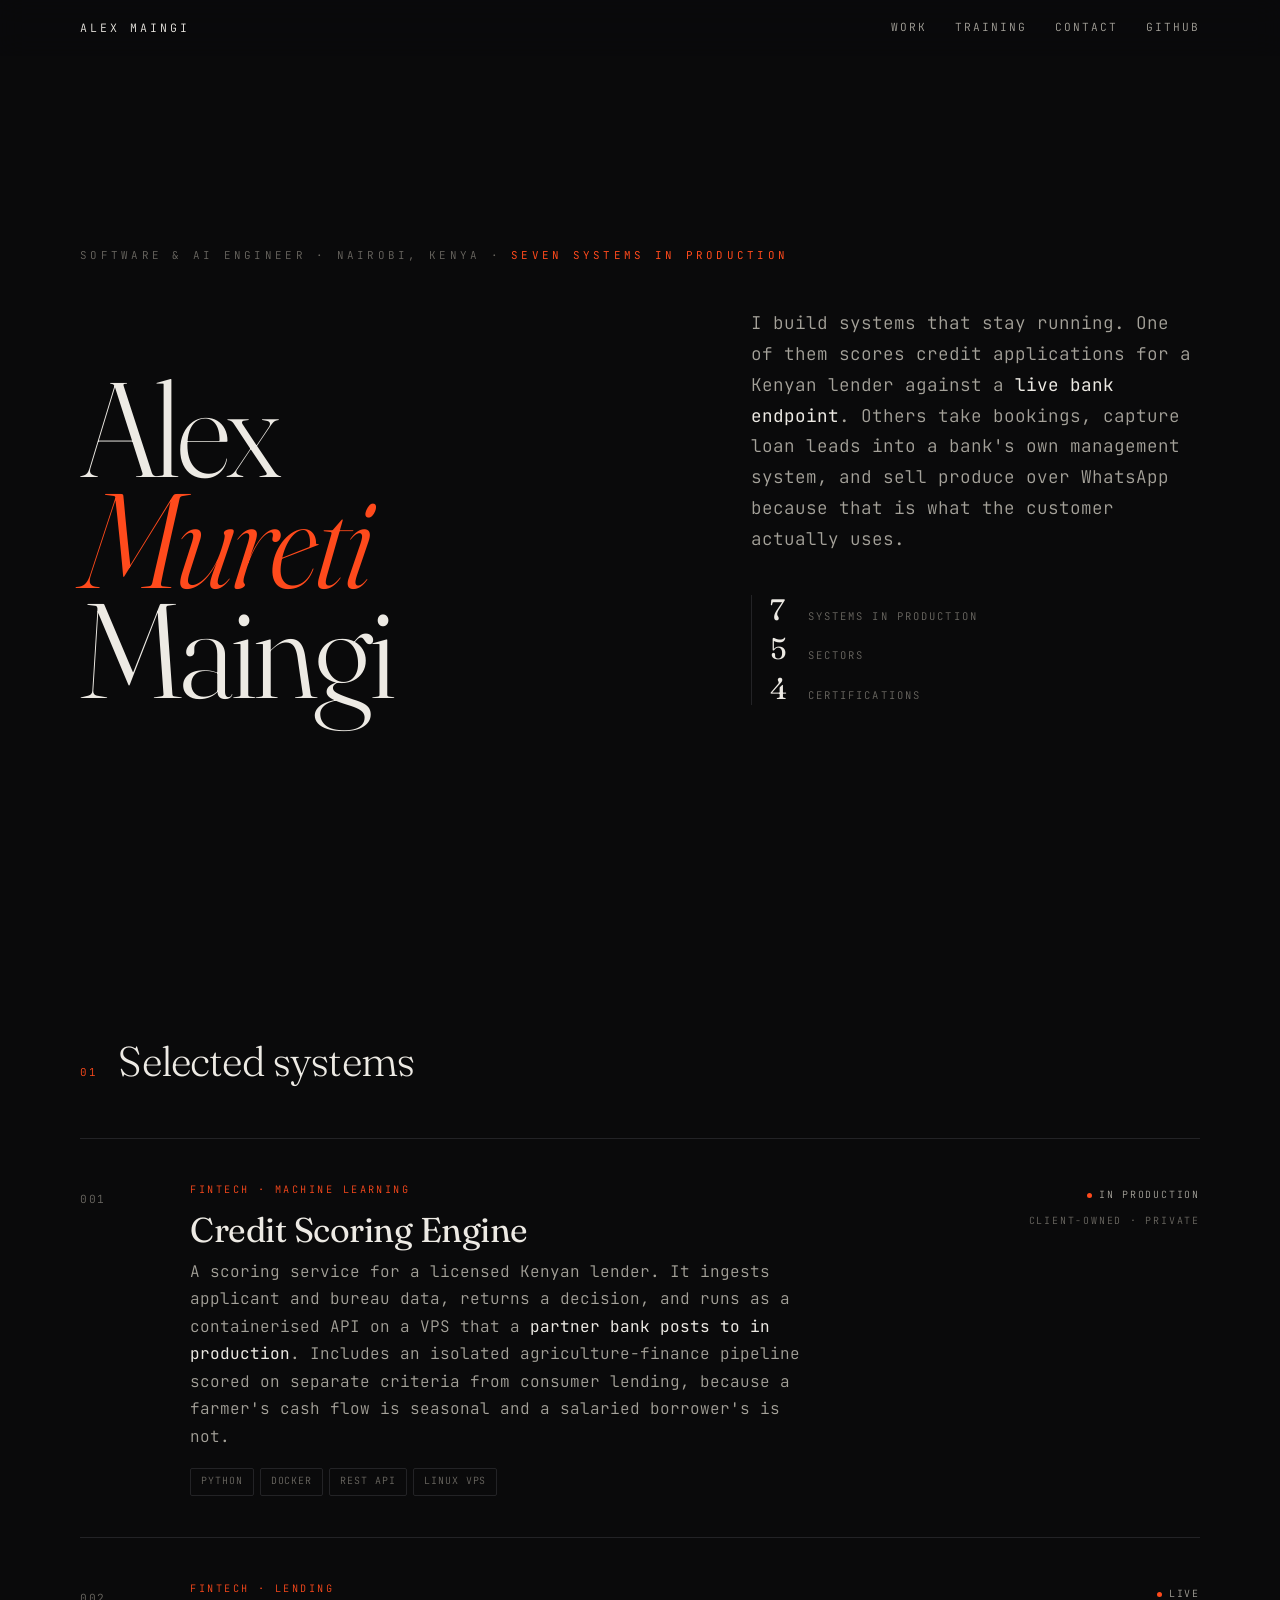
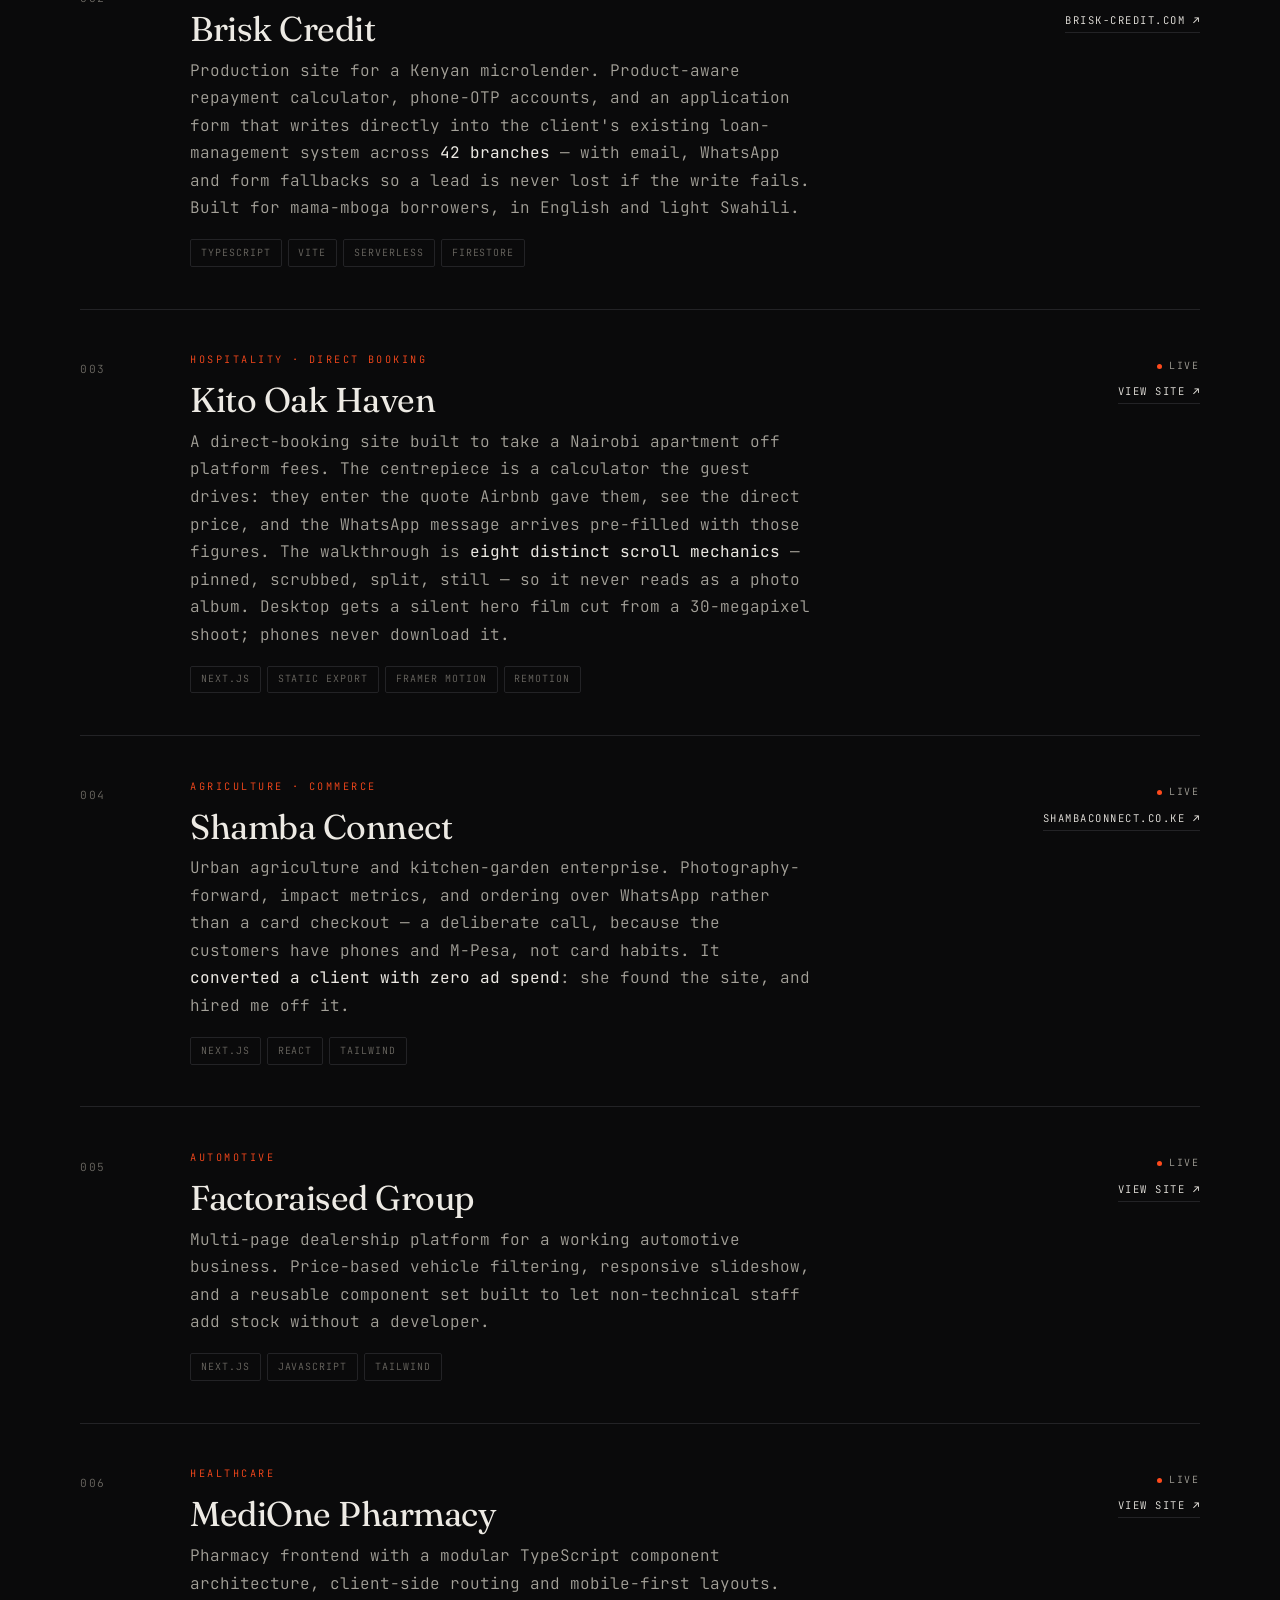
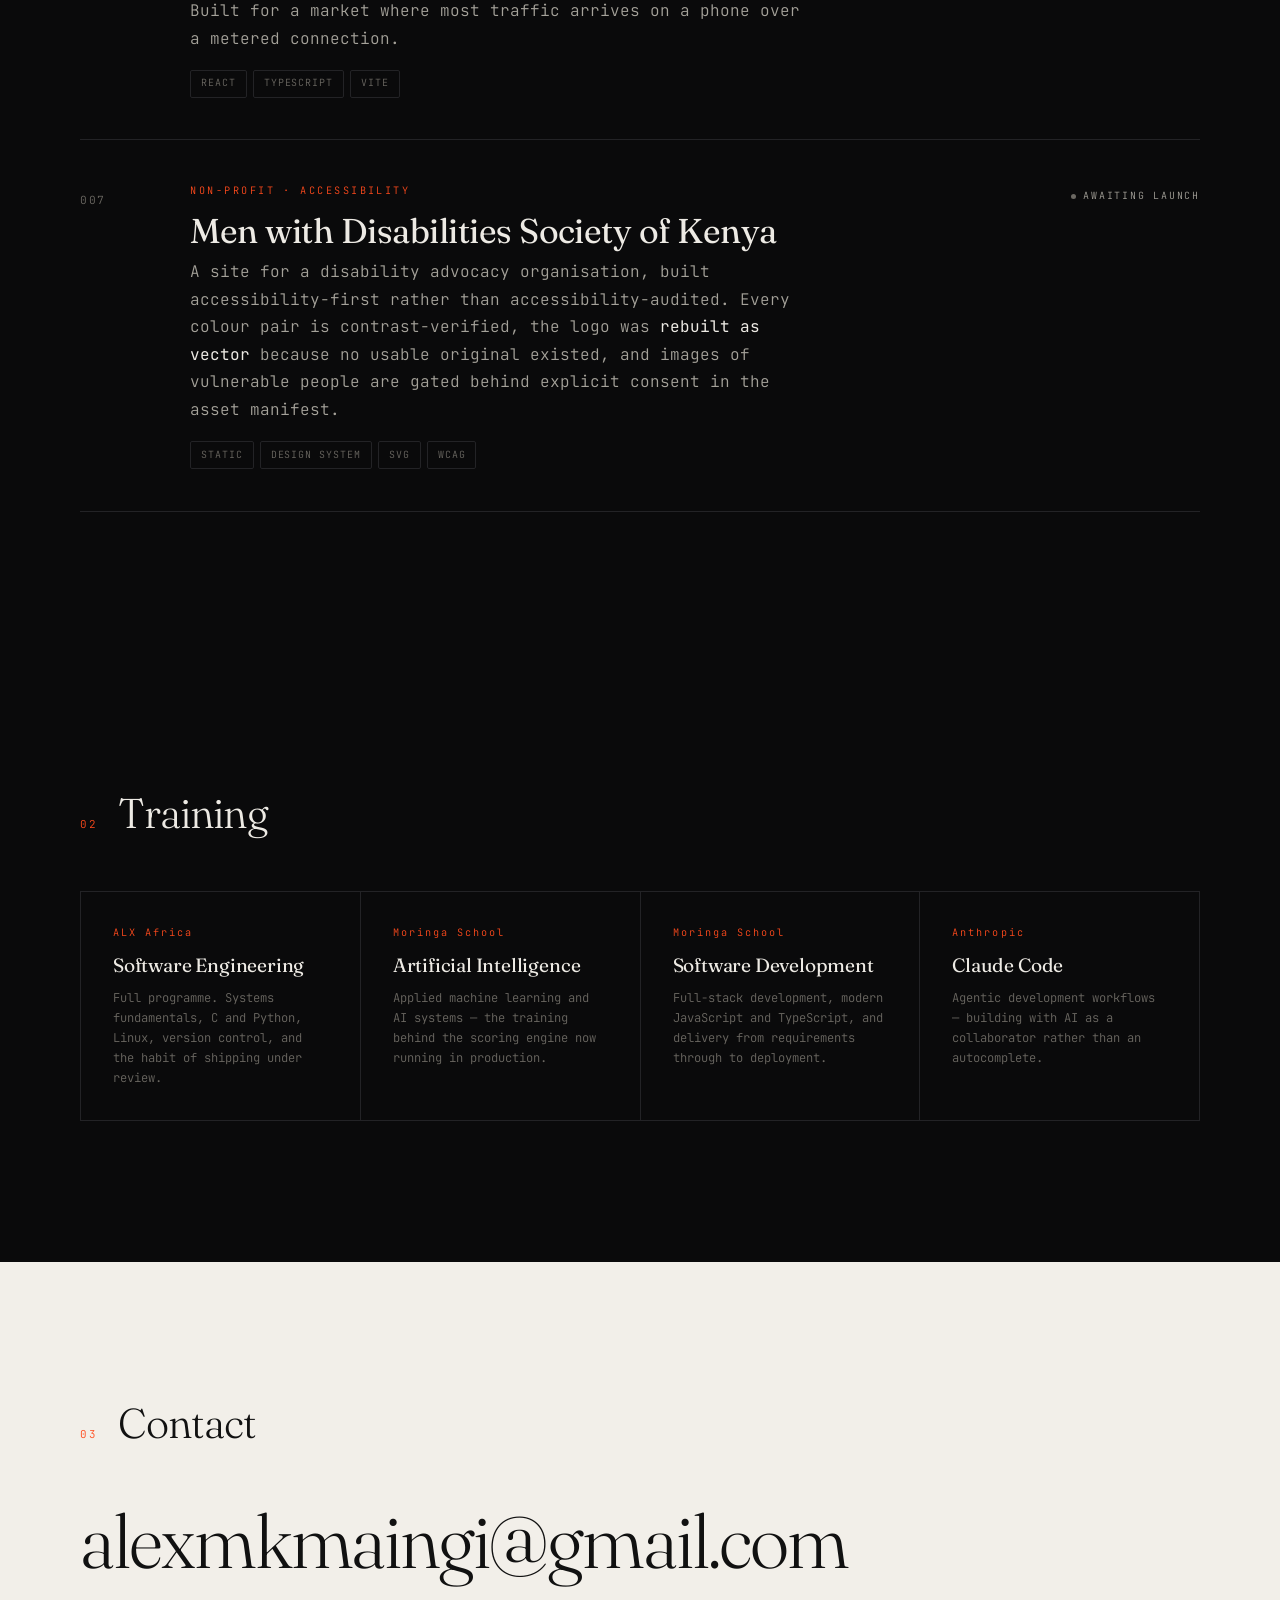
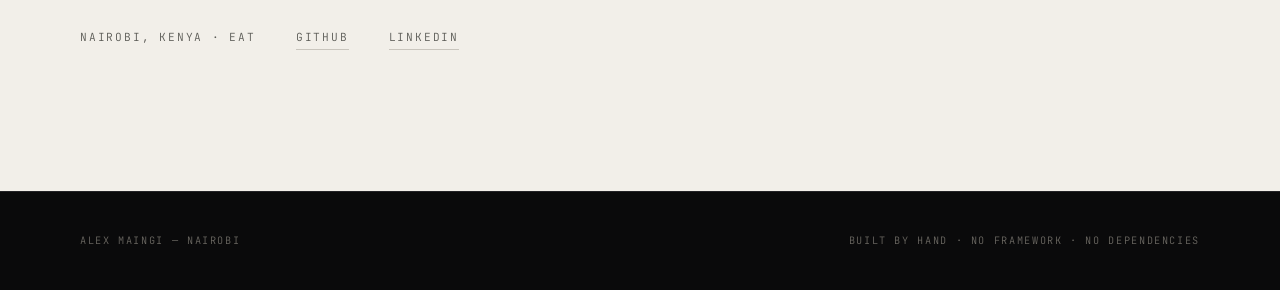
<file: archive/index-v2-2026-08.html>
<!doctype html>
<html lang="en">
<head>
<meta charset="utf-8">
<meta name="viewport" content="width=device-width, initial-scale=1">
<title>Alex Maingi — Software & AI Engineer, Nairobi</title>
<meta name="description" content="I build systems that stay running. Credit scoring against a live bank endpoint, a lender's production site, direct-booking and commerce platforms across Nairobi.">
<meta name="author" content="Alex Maingi">
<meta property="og:title" content="Alex Maingi — Software & AI Engineer">
<meta property="og:description" content="Seven systems in production for real Kenyan businesses.">
<meta property="og:type" content="website">
<link rel="preconnect" href="https://fonts.googleapis.com">
<link rel="preconnect" href="https://fonts.gstatic.com" crossorigin>
<link href="https://fonts.googleapis.com/css2?family=Fraunces:opsz,wght@9..144,300..900&family=JetBrains+Mono:wght@300;400;500&display=swap" rel="stylesheet">
<style>
/* ─────────────────────────────────────────────────────────────
   Alex Maingi — portfolio
   One file. No framework, no build step, no dependencies.
   That is deliberate: the last portfolio shipped 54 packages to
   run on 4. This ships none.
   ───────────────────────────────────────────────────────────── */

:root{
  --ground:#0a0a0b;
  --ground-2:#101012;
  --ink:#edeae4;
  --ink-dim:#a5a29a;
  --ink-faint:#6b6862;
  --rule:#232326;
  --hot:#ff4a1c;
  --paper:#f2efe9;
  --display:"Fraunces",Georgia,serif;
  --mono:"JetBrains Mono",ui-monospace,SFMono-Regular,Menlo,monospace;
  --pad:clamp(1.25rem,5vw,5.5rem);
  --ease:cubic-bezier(.22,1,.36,1);
}

*,*::before,*::after{box-sizing:border-box}
html{-webkit-text-size-adjust:100%}
body{
  margin:0;background:var(--ground);color:var(--ink);
  font-family:var(--mono);font-weight:300;
  font-size:clamp(.9rem,.86rem + .2vw,1rem);line-height:1.7;
  -webkit-font-smoothing:antialiased;overflow-x:hidden;
}
a{color:inherit;text-decoration:none}
::selection{background:var(--hot);color:#0a0a0b}
:focus-visible{outline:2px solid var(--hot);outline-offset:4px}

.shell{width:100%;max-width:78rem;margin-inline:auto;padding-inline:var(--pad)}
.rule{height:1px;background:var(--rule);border:0;margin:0}

/* ── nav ─────────────────────────────────────────────── */
nav{position:fixed;inset:0 0 auto;z-index:50;backdrop-filter:blur(14px);
    background:color-mix(in srgb,var(--ground) 82%,transparent);
    border-bottom:1px solid transparent;transition:border-color .5s}
nav.stuck{border-bottom-color:var(--rule)}
.nav-in{display:flex;align-items:center;justify-content:space-between;
        padding-block:1.1rem;gap:1rem}
.sig{font-family:var(--mono);font-size:.72rem;letter-spacing:.26em;
     text-transform:uppercase;color:var(--ink)}
.nav-links{display:flex;gap:1.75rem;font-size:.7rem;letter-spacing:.18em;
           text-transform:uppercase;color:var(--ink-dim)}
.nav-links a{transition:color .3s}
.nav-links a:hover{color:var(--hot)}
@media(max-width:640px){.nav-links{display:none}}

/* ── hero ────────────────────────────────────────────── */
header{min-height:100svh;display:flex;flex-direction:column;justify-content:center;
       padding-top:5.5rem;padding-bottom:3rem;position:relative}
.hero-grid{display:grid;gap:clamp(2rem,5vw,4rem);align-items:end;
           grid-template-columns:minmax(0,1.15fr) minmax(0,.85fr)}
@media(max-width:900px){.hero-grid{grid-template-columns:1fr;align-items:start}}
.kicker{font-size:.68rem;letter-spacing:.3em;text-transform:uppercase;
        color:var(--ink-faint);margin-bottom:clamp(1.5rem,4vw,2.75rem)}
.kicker b{color:var(--hot);font-weight:400}

/* The name is the one expressive thing on the page. Fraunces is a variable
   font — the weight and optical-size axes drift as you scroll, so the
   letterforms physically change character. Almost nobody does this, it costs
   nothing, and it is invisible unless you are looking. That is the point. */
.name{font-family:var(--display);font-weight:300;line-height:.82;
      letter-spacing:-.03em;margin:0;
      font-size:clamp(3rem,10.5vw,9.2rem);
      font-variation-settings:"opsz" 144,"SOFT" 0,"WONK" 1;
      will-change:font-variation-settings}
.name span{display:block}
.name .b{color:var(--hot);font-style:italic;font-weight:400}

.lede{margin:0;max-width:44ch;
      color:var(--ink-dim);font-size:clamp(.95rem,.9rem + .3vw,1.1rem);line-height:1.75}
.lede strong{color:var(--ink);font-weight:400}

.hero-foot{margin-top:clamp(1.75rem,4vw,2.5rem);display:flex;flex-direction:column;
           gap:.55rem;border-left:1px solid var(--rule);padding-left:1.1rem}
.stat{display:flex;gap:.7rem;align-items:baseline}
.stat b{min-width:1.4ch}
.stat b{font-family:var(--display);font-size:1.85rem;font-weight:400;
        color:var(--ink);line-height:1}
.stat span{font-size:.66rem;letter-spacing:.2em;text-transform:uppercase;
           color:var(--ink-faint)}

/* ── section frame ───────────────────────────────────── */
section{padding-block:clamp(4.5rem,11vw,9rem)}
.sec-head{display:flex;align-items:baseline;gap:1.25rem;margin-bottom:clamp(2rem,5vw,3.5rem)}
.sec-num{font-size:.68rem;letter-spacing:.2em;color:var(--hot)}
.sec-title{font-family:var(--display);font-weight:300;letter-spacing:-.02em;
           font-size:clamp(1.6rem,4vw,2.6rem);margin:0;line-height:1}

/* ── work index ──────────────────────────────────────── */
.entry{display:grid;grid-template-columns:4.5rem 1fr auto;gap:clamp(1rem,3vw,2.5rem);
       padding-block:clamp(1.75rem,4vw,2.6rem);border-top:1px solid var(--rule);
       position:relative;align-items:start}
.entry:last-of-type{border-bottom:1px solid var(--rule)}
/* Hairline draws across before the row resolves — the entry registers rather
   than fades. One idea, once per row, nothing else moves. */
.entry::before{content:"";position:absolute;inset:-1px 0 auto 0;height:1px;
               background:var(--hot);transform:scaleX(0);transform-origin:left;opacity:0}
.entry.seen::before{animation:register 1.7s var(--ease) forwards}
@keyframes register{
  0%{transform:scaleX(0);opacity:1}
  50%{transform:scaleX(1);opacity:1}
  100%{transform:scaleX(1);opacity:0}
}
.entry > *{opacity:0;transform:translateY(14px);
           transition:opacity .8s var(--ease) .22s,transform .8s var(--ease) .22s}
.entry.seen > *{opacity:1;transform:none}

.e-num{font-size:.7rem;color:var(--ink-faint);letter-spacing:.14em;padding-top:.55rem}
.e-name{font-family:var(--display);font-weight:400;letter-spacing:-.015em;
        font-size:clamp(1.4rem,3.4vw,2.15rem);line-height:1.05;margin:0 0 .6rem}
.e-sector{font-size:.64rem;letter-spacing:.24em;text-transform:uppercase;
          color:var(--hot);margin-bottom:.85rem}
.e-body{color:var(--ink-dim);max-width:62ch;margin:0 0 1.1rem;line-height:1.72}
.e-body b{color:var(--ink);font-weight:400}
.stack{display:flex;flex-wrap:wrap;gap:.4rem}
.chip{font-size:.62rem;letter-spacing:.1em;text-transform:uppercase;
      color:var(--ink-faint);border:1px solid var(--rule);
      padding:.28rem .6rem;border-radius:2px}
.e-side{text-align:right;display:flex;flex-direction:column;gap:.55rem;
        align-items:flex-end;padding-top:.4rem}
.status{display:inline-flex;align-items:center;gap:.45rem;font-size:.62rem;
        letter-spacing:.18em;text-transform:uppercase;color:var(--ink-dim);white-space:nowrap}
.dot{width:5px;height:5px;border-radius:50%;background:var(--hot);flex:none;
     box-shadow:0 0 0 0 color-mix(in srgb,var(--hot) 60%,transparent);
     animation:pulse 2.8s var(--ease) infinite}
.dot.off{background:var(--ink-faint);animation:none;box-shadow:none}
@keyframes pulse{
  0%{box-shadow:0 0 0 0 color-mix(in srgb,var(--hot) 55%,transparent)}
  70%{box-shadow:0 0 0 7px transparent}
  100%{box-shadow:0 0 0 0 transparent}
}
.visit{font-size:.66rem;letter-spacing:.14em;text-transform:uppercase;
       color:var(--ink);border-bottom:1px solid var(--rule);padding-bottom:2px;
       transition:color .3s,border-color .3s;white-space:nowrap}
.visit:hover{color:var(--hot);border-color:var(--hot)}
@media(max-width:820px){
  .entry{grid-template-columns:2.5rem 1fr}
  .e-side{grid-column:2;text-align:left;align-items:flex-start;padding-top:.4rem}
}

/* ── training ────────────────────────────────────────── */
.train{display:grid;gap:1px;background:var(--rule);
       grid-template-columns:repeat(auto-fit,minmax(min(100%,15rem),1fr));
       border:1px solid var(--rule)}
.card{background:var(--ground);padding:clamp(1.4rem,3vw,2rem)}
.card h3{font-family:var(--display);font-weight:400;font-size:1.2rem;
         margin:.5rem 0 .4rem;letter-spacing:-.01em}
.card p{color:var(--ink-faint);font-size:.76rem;margin:0;line-height:1.65}
.card .yr{font-size:.64rem;letter-spacing:.2em;color:var(--hot)}

/* ── contact ─────────────────────────────────────────── */
.contact{background:var(--paper);color:#111}
.contact .sec-title{color:#111}
.big-link{font-family:var(--display);font-weight:300;letter-spacing:-.025em;
          font-size:clamp(1.75rem,7vw,4.75rem);line-height:1.05;
          display:inline-block;color:#111;position:relative}
.big-link::after{content:"";position:absolute;left:0;right:0;bottom:.08em;height:2px;
                 background:#111;transform:scaleX(0);transform-origin:right;
                 transition:transform .6s var(--ease)}
.big-link:hover::after{transform:scaleX(1);transform-origin:left}
.c-meta{display:flex;flex-wrap:wrap;gap:.75rem 2.5rem;margin-top:clamp(2rem,5vw,3rem);
        font-size:.7rem;letter-spacing:.16em;text-transform:uppercase;color:#5a5a55}
.c-meta a{border-bottom:1px solid #c9c5bd;padding-bottom:2px;transition:border-color .3s}
.c-meta a:hover{border-color:var(--hot)}

footer{padding-block:2.5rem;font-size:.64rem;letter-spacing:.16em;
       text-transform:uppercase;color:var(--ink-faint);
       display:flex;flex-wrap:wrap;gap:.6rem 2rem;justify-content:space-between}

.reveal{opacity:0;transform:translateY(18px);
        transition:opacity .9s var(--ease),transform .9s var(--ease)}
.reveal.seen{opacity:1;transform:none}

@media(prefers-reduced-motion:reduce){
  *{animation:none!important;transition:none!important}
  .reveal,.entry>*{opacity:1;transform:none}
  .entry::before{transform:scaleX(1)}
}
</style>
</head>
<body>

<nav id="nav">
  <div class="shell nav-in">
    <a href="#top" class="sig">Alex&nbsp;Maingi</a>
    <div class="nav-links">
      <a href="#work">Work</a>
      <a href="#training">Training</a>
      <a href="#contact">Contact</a>
      <a href="https://github.com/AlexMureti" target="_blank" rel="noopener">GitHub</a>
    </div>
  </div>
</nav>

<header id="top">
  <div class="shell">
    <p class="kicker">Software &amp; AI Engineer · Nairobi, Kenya · <b>Seven systems in production</b></p>
    <div class="hero-grid">
      <div>
    <h1 class="name" id="name">
      <span>Alex</span>
      <span class="b">Mureti</span>
      <span>Maingi</span>
    </h1>
      </div>
      <div>
    <p class="lede">
      I build systems that stay running. One of them scores credit applications
      for a Kenyan lender against a <strong>live bank endpoint</strong>. Others take
      bookings, capture loan leads into a bank's own management system, and sell
      produce over WhatsApp because that is what the customer actually uses.
    </p>
    <div class="hero-foot">
      <span class="stat"><b>7</b><span>Systems in production</span></span>
      <span class="stat"><b>5</b><span>Sectors</span></span>
      <span class="stat"><b>4</b><span>Certifications</span></span>
    </div>
      </div>
    </div>
  </div>
</header>

<section id="work">
  <div class="shell">
    <div class="sec-head reveal">
      <span class="sec-num">01</span>
      <h2 class="sec-title">Selected systems</h2>
    </div>

    <article class="entry">
      <div class="e-num">001</div>
      <div>
        <div class="e-sector">Fintech · Machine learning</div>
        <h3 class="e-name">Credit Scoring Engine</h3>
        <p class="e-body">
          A scoring service for a licensed Kenyan lender. It ingests applicant and
          bureau data, returns a decision, and runs as a containerised API on a VPS
          that a <b>partner bank posts to in production</b>. Includes an isolated
          agriculture-finance pipeline scored on separate criteria from consumer
          lending, because a farmer's cash flow is seasonal and a salaried
          borrower's is not.
        </p>
        <div class="stack"><span class="chip">Python</span><span class="chip">Docker</span><span class="chip">REST API</span><span class="chip">Linux VPS</span></div>
      </div>
      <div class="e-side">
        <span class="status"><i class="dot"></i>In production</span>
        <span class="status" style="color:var(--ink-faint)">Client-owned · private</span>
      </div>
    </article>

    <article class="entry">
      <div class="e-num">002</div>
      <div>
        <div class="e-sector">Fintech · Lending</div>
        <h3 class="e-name">Brisk Credit</h3>
        <p class="e-body">
          Production site for a Kenyan microlender. Product-aware repayment
          calculator, phone-OTP accounts, and an application form that writes
          directly into the client's existing loan-management system across
          <b>42 branches</b> — with email, WhatsApp and form fallbacks so a lead is
          never lost if the write fails. Built for mama-mboga borrowers, in English
          and light Swahili.
        </p>
        <div class="stack"><span class="chip">TypeScript</span><span class="chip">Vite</span><span class="chip">Serverless</span><span class="chip">Firestore</span></div>
      </div>
      <div class="e-side">
        <span class="status"><i class="dot"></i>Live</span>
        <a class="visit" href="https://www.brisk-credit.com" target="_blank" rel="noopener">brisk-credit.com ↗</a>
      </div>
    </article>

    <article class="entry">
      <div class="e-num">003</div>
      <div>
        <div class="e-sector">Hospitality · Direct booking</div>
        <h3 class="e-name">Kito Oak Haven</h3>
        <p class="e-body">
          A direct-booking site built to take a Nairobi apartment off platform fees.
          The centrepiece is a calculator the guest drives: they enter the quote
          Airbnb gave them, see the direct price, and the WhatsApp message arrives
          pre-filled with those figures. The walkthrough is <b>eight distinct scroll
          mechanics</b> — pinned, scrubbed, split, still — so it never reads as a
          photo album. Desktop gets a silent hero film cut from a 30-megapixel
          shoot; phones never download it.
        </p>
        <div class="stack"><span class="chip">Next.js</span><span class="chip">Static export</span><span class="chip">Framer Motion</span><span class="chip">Remotion</span></div>
      </div>
      <div class="e-side">
        <span class="status"><i class="dot"></i>Live</span>
        <a class="visit" href="https://kito-oak-haven.vercel.app" target="_blank" rel="noopener">View site ↗</a>
      </div>
    </article>

    <article class="entry">
      <div class="e-num">004</div>
      <div>
        <div class="e-sector">Agriculture · Commerce</div>
        <h3 class="e-name">Shamba Connect</h3>
        <p class="e-body">
          Urban agriculture and kitchen-garden enterprise. Photography-forward,
          impact metrics, and ordering over WhatsApp rather than a card checkout —
          a deliberate call, because the customers have phones and M-Pesa, not
          card habits. It <b>converted a client with zero ad spend</b>: she
          found the site, and hired me off it.
        </p>
        <div class="stack"><span class="chip">Next.js</span><span class="chip">React</span><span class="chip">Tailwind</span></div>
      </div>
      <div class="e-side">
        <span class="status"><i class="dot"></i>Live</span>
        <a class="visit" href="https://shambaconnect.co.ke" target="_blank" rel="noopener">shambaconnect.co.ke ↗</a>
      </div>
    </article>

    <article class="entry">
      <div class="e-num">005</div>
      <div>
        <div class="e-sector">Automotive</div>
        <h3 class="e-name">Factoraised Group</h3>
        <p class="e-body">
          Multi-page dealership platform for a working automotive business.
          Price-based vehicle filtering, responsive slideshow, and a reusable
          component set built to let non-technical staff add stock without a
          developer.
        </p>
        <div class="stack"><span class="chip">Next.js</span><span class="chip">JavaScript</span><span class="chip">Tailwind</span></div>
      </div>
      <div class="e-side">
        <span class="status"><i class="dot"></i>Live</span>
        <a class="visit" href="https://factoraised-group.netlify.app" target="_blank" rel="noopener">View site ↗</a>
      </div>
    </article>

    <article class="entry">
      <div class="e-num">006</div>
      <div>
        <div class="e-sector">Healthcare</div>
        <h3 class="e-name">MediOne Pharmacy</h3>
        <p class="e-body">
          Pharmacy frontend with a modular TypeScript component architecture,
          client-side routing and mobile-first layouts. Built for a market where
          most traffic arrives on a phone over a metered connection.
        </p>
        <div class="stack"><span class="chip">React</span><span class="chip">TypeScript</span><span class="chip">Vite</span></div>
      </div>
      <div class="e-side">
        <span class="status"><i class="dot"></i>Live</span>
        <a class="visit" href="https://medi0ne-pharmacy.netlify.app" target="_blank" rel="noopener">View site ↗</a>
      </div>
    </article>

    <article class="entry">
      <div class="e-num">007</div>
      <div>
        <div class="e-sector">Non-profit · Accessibility</div>
        <h3 class="e-name">Men with Disabilities Society of Kenya</h3>
        <p class="e-body">
          A site for a disability advocacy organisation, built accessibility-first
          rather than accessibility-audited. Every colour pair is contrast-verified,
          the logo was <b>rebuilt as vector</b> because no usable original existed,
          and images of vulnerable people are gated behind explicit consent in the
          asset manifest.
        </p>
        <div class="stack"><span class="chip">Static</span><span class="chip">Design system</span><span class="chip">SVG</span><span class="chip">WCAG</span></div>
      </div>
      <div class="e-side">
        <span class="status"><i class="dot off"></i>Awaiting launch</span>
      </div>
    </article>

  </div>
</section>

<section id="training">
  <div class="shell">
    <div class="sec-head reveal">
      <span class="sec-num">02</span>
      <h2 class="sec-title">Training</h2>
    </div>
    <div class="train reveal">
      <div class="card">
        <div class="yr">ALX Africa</div>
        <h3>Software Engineering</h3>
        <p>Full programme. Systems fundamentals, C and Python, Linux, version control, and the habit of shipping under review.</p>
      </div>
      <div class="card">
        <div class="yr">Moringa School</div>
        <h3>Artificial Intelligence</h3>
        <p>Applied machine learning and AI systems — the training behind the scoring engine now running in production.</p>
      </div>
      <div class="card">
        <div class="yr">Moringa School</div>
        <h3>Software Development</h3>
        <p>Full-stack development, modern JavaScript and TypeScript, and delivery from requirements through to deployment.</p>
      </div>
      <div class="card">
        <div class="yr">Anthropic</div>
        <h3>Claude Code</h3>
        <p>Agentic development workflows — building with AI as a collaborator rather than an autocomplete.</p>
      </div>
    </div>
  </div>
</section>

<section id="contact" class="contact">
  <div class="shell">
    <div class="sec-head reveal">
      <span class="sec-num" style="color:var(--hot)">03</span>
      <h2 class="sec-title">Contact</h2>
    </div>
    <div class="reveal">
      <a class="big-link" href="mailto:alexmkmaingi@gmail.com">alexmkmaingi@gmail.com</a>
      <div class="c-meta">
        <span>Nairobi, Kenya · EAT</span>
        <a href="https://github.com/AlexMureti" target="_blank" rel="noopener">GitHub</a>
        <a href="https://linkedin.com/in/alex-maingi-18084b373" target="_blank" rel="noopener">LinkedIn</a>
      </div>
    </div>
  </div>
</section>

<hr class="rule">
<div class="shell">
  <footer>
    <span>Alex Maingi — Nairobi</span>
    <span>Built by hand · no framework · no dependencies</span>
  </footer>
</div>

<script>
(function(){
  var nav=document.getElementById('nav');
  var name=document.getElementById('name');
  var reduce=matchMedia('(prefers-reduced-motion: reduce)').matches;

  // Reveal on scroll — one observer, everything opted in by class.
  var io=new IntersectionObserver(function(es){
    es.forEach(function(e){ if(e.isIntersecting){ e.target.classList.add('seen'); io.unobserve(e.target); } });
  },{rootMargin:'0px 0px -12% 0px',threshold:0.15});
  document.querySelectorAll('.entry,.reveal').forEach(function(el){ io.observe(el); });

  var ticking=false;
  function frame(){
    var y=window.scrollY;
    nav.classList.toggle('stuck', y>24);

    // Fraunces is variable. As the hero leaves, the weight and optical-size
    // axes drift, so the letterforms genuinely change shape rather than just
    // fading. Cheap, and almost nobody bothers.
    if(!reduce && name){
      var p=Math.min(1, y/(window.innerHeight*0.9));
      var wght=300+p*260, opsz=144-p*126, soft=p*45;
      name.style.fontVariationSettings='"opsz" '+opsz.toFixed(1)+',"wght" '+wght.toFixed(0)+',"SOFT" '+soft.toFixed(1)+',"WONK" 1';
    }
    ticking=false;
  }
  addEventListener('scroll',function(){ if(!ticking){ requestAnimationFrame(frame); ticking=true; } },{passive:true});
  frame();
})();
</script>
</body>
</html>
</file>
